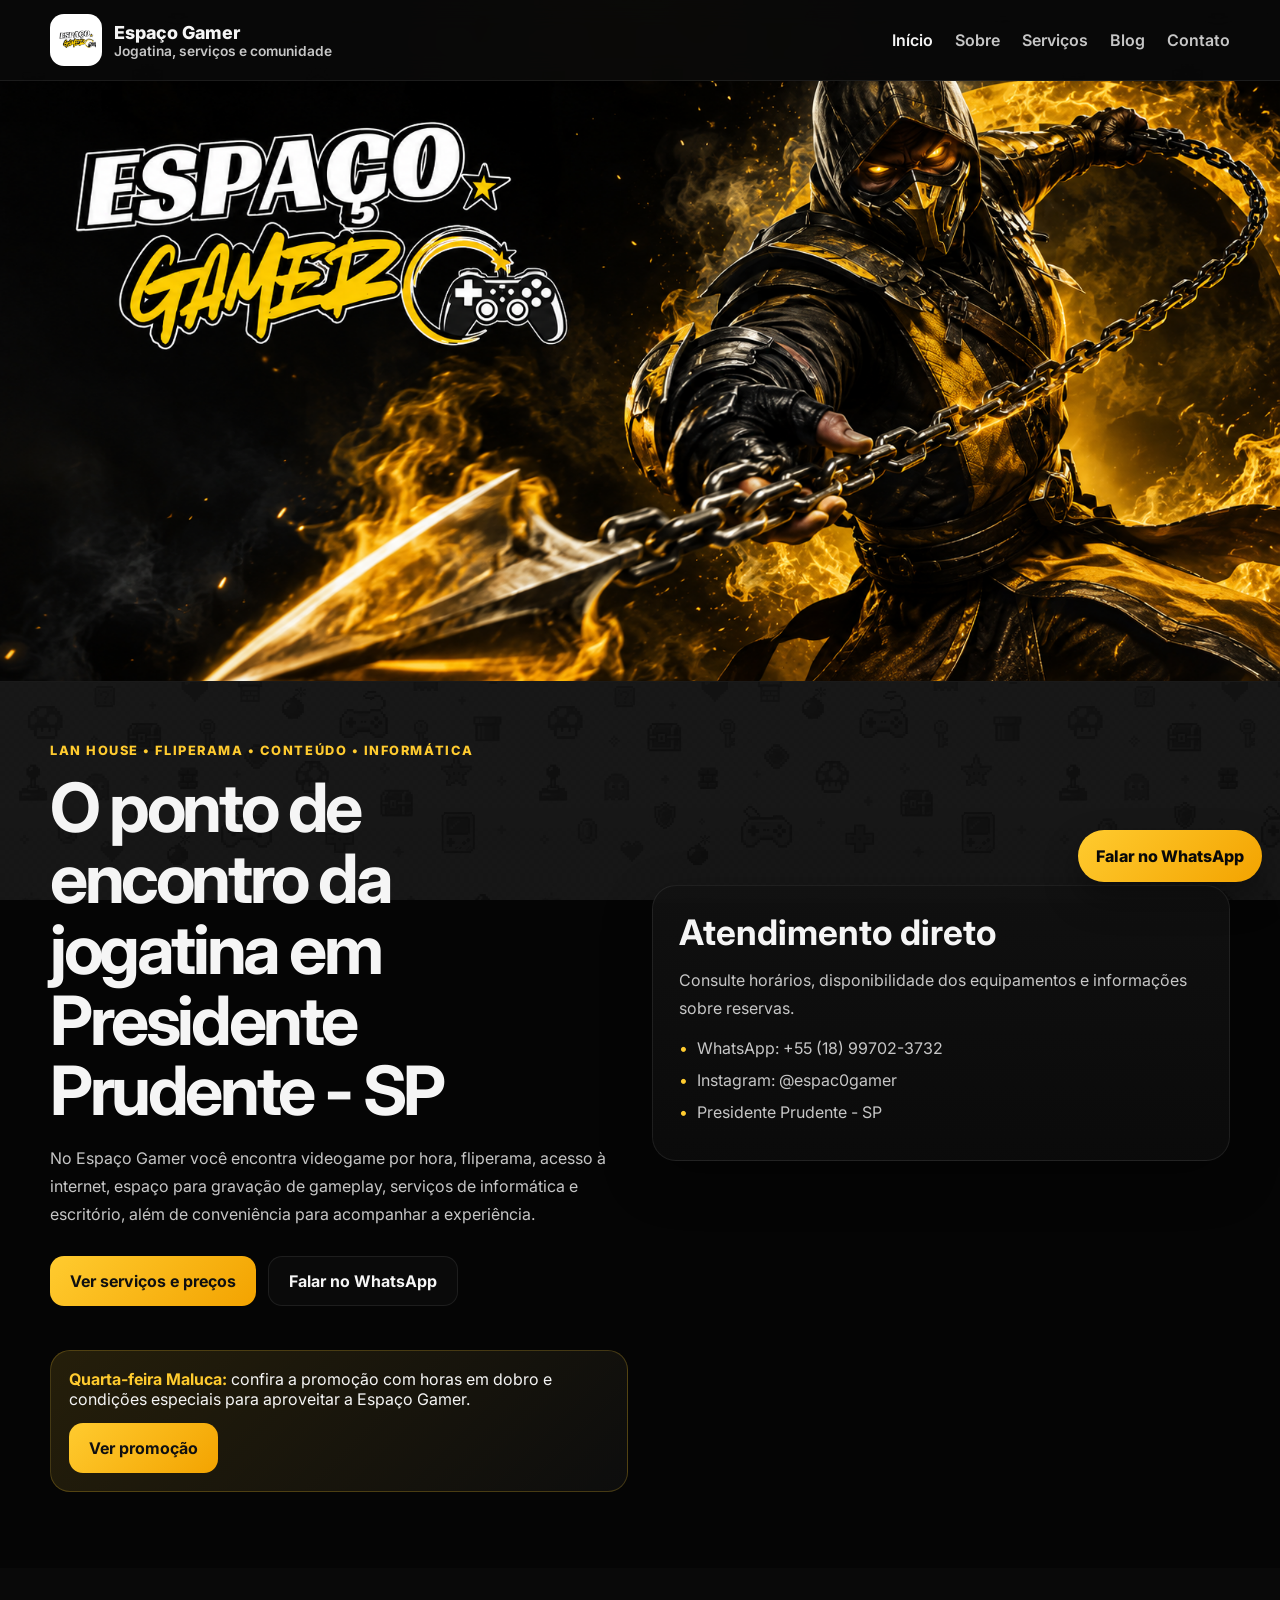
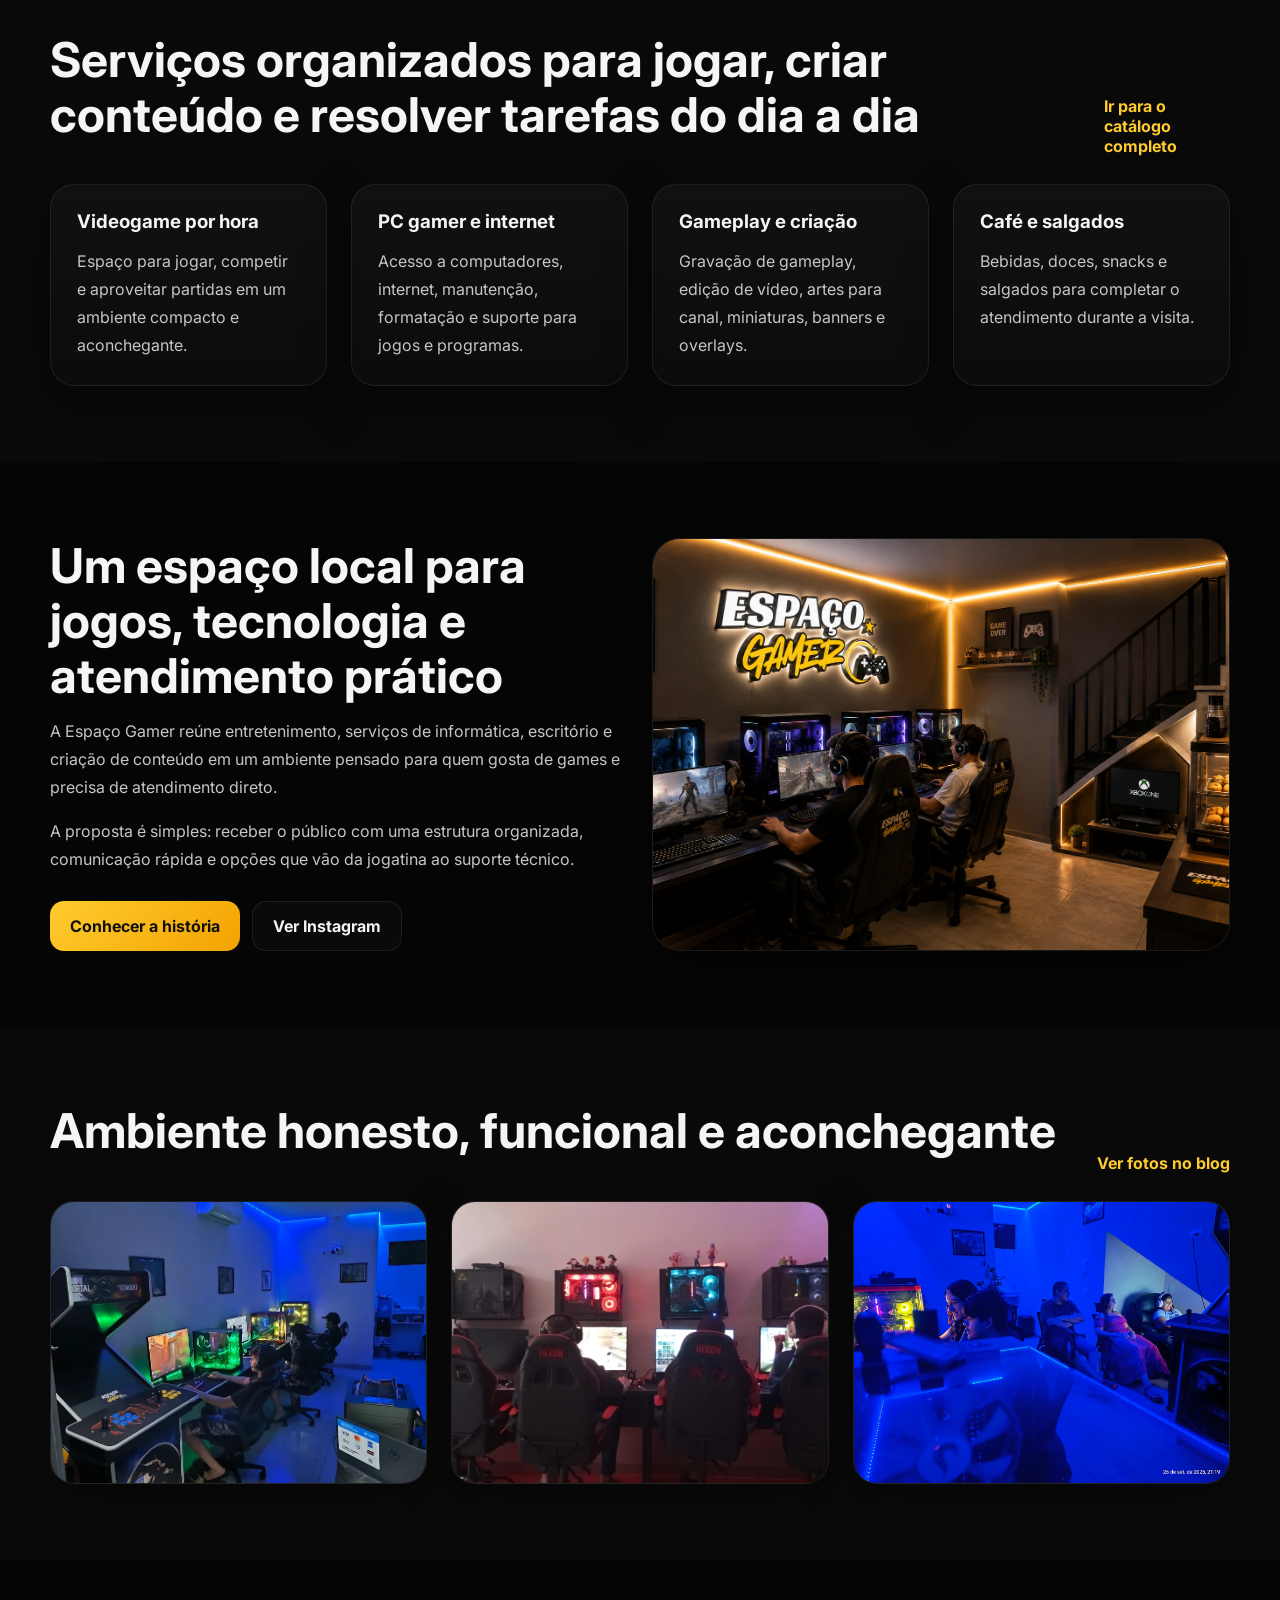
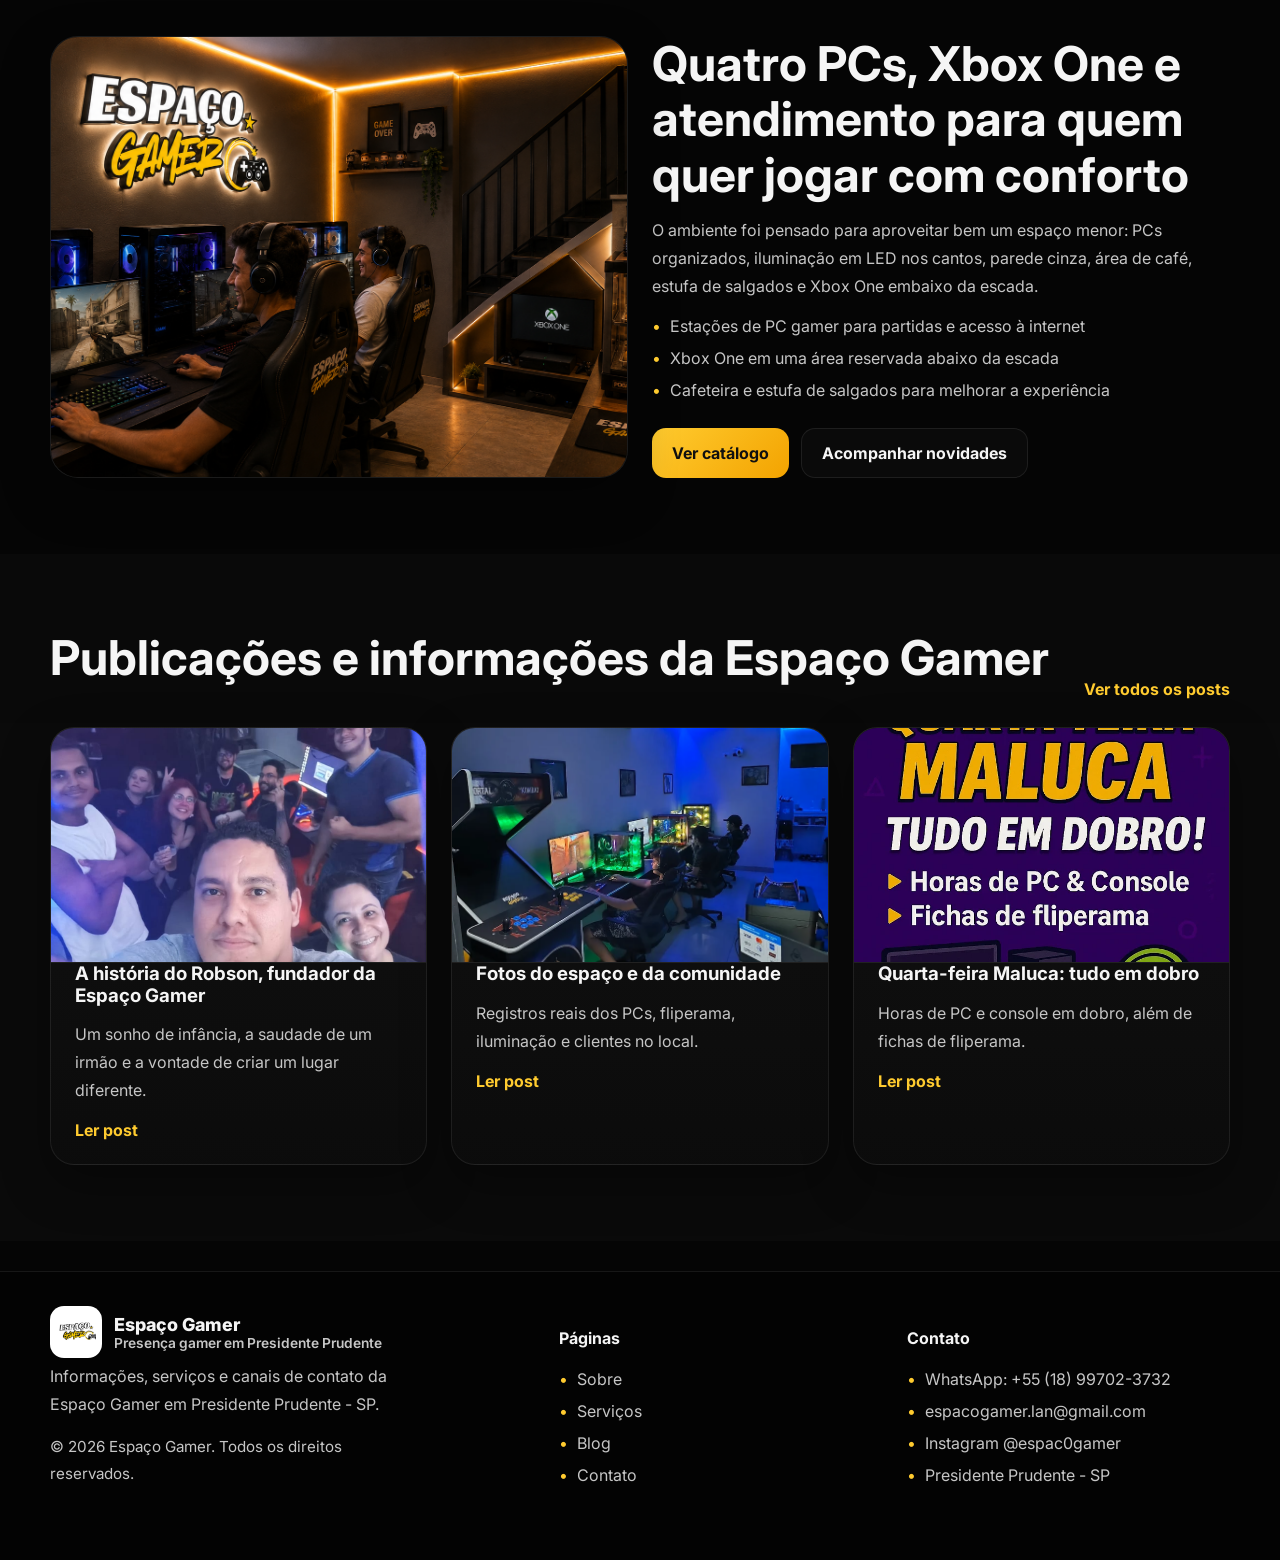
<file: index.html>
<!DOCTYPE html>
<html lang="pt-BR">
<head>
  <meta charset="UTF-8" />
  <meta name="viewport" content="width=device-width, initial-scale=1.0" />
  <title>Espaço Gamer em Presidente Prudente | Lan House, PCs Gamer e Xbox One</title>
  <meta name="description" content="Espaço Gamer em Presidente Prudente: PCs gamer, Xbox One, fliperama, internet, manutenção, criação de conteúdo, lanches e espaço para jogar com amigos." />
  
  <link rel="canonical" href="https://espacogamerpp.com.br/" />
  <meta name="robots" content="index, follow" />
  <meta property="og:type" content="website" />
  <meta property="og:locale" content="pt_BR" />
  <meta property="og:site_name" content="Espaço Gamer" />
  <meta property="og:title" content="Espaço Gamer em Presidente Prudente | Lan House, PCs Gamer e Xbox One" />
  <meta property="og:description" content="Espaço Gamer em Presidente Prudente: PCs gamer, Xbox One, fliperama, internet, manutenção, criação de conteúdo, lanches e espaço para jogar com amigos." />
  <meta property="og:url" content="https://espacogamerpp.com.br/" />
  <meta property="og:image" content="https://espacogamerpp.com.br/assets/img/uploads/galeria/espaco-pcs-fliperama-01.png" />
  <meta name="twitter:card" content="summary_large_image" />
  <meta name="twitter:title" content="Espaço Gamer em Presidente Prudente | Lan House, PCs Gamer e Xbox One" />
  <meta name="twitter:description" content="Espaço Gamer em Presidente Prudente: PCs gamer, Xbox One, fliperama, internet, manutenção, criação de conteúdo, lanches e espaço para jogar com amigos." />
  <meta name="twitter:image" content="https://espacogamerpp.com.br/assets/img/uploads/galeria/espaco-pcs-fliperama-01.png" />
<link rel="preconnect" href="https://fonts.googleapis.com">
  <link rel="preconnect" href="https://fonts.gstatic.com" crossorigin>
  <link href="https://fonts.googleapis.com/css2?family=Inter:wght@400;500;600;700;800&display=swap" rel="stylesheet">
  <link rel="stylesheet" href="assets/css/style.css" />

  <script type="application/ld+json">
  {
    "@context": "https://schema.org",
    "@type": "LocalBusiness",
    "name": "Espaço Gamer",
    "url": "https://espacogamerpp.com.br/",
    "logo": "https://espacogamerpp.com.br/assets/img/branding/logo-espaco-gamer.png",
    "image": "https://espacogamerpp.com.br/assets/img/uploads/galeria/espaco-pcs-fliperama-01.png",
    "email": "espacogamer.lan@gmail.com",
    "telephone": "+55 18 99702-3732",
    "address": {
      "@type": "PostalAddress",
      "addressLocality": "Presidente Prudente",
      "addressRegion": "SP",
      "addressCountry": "BR"
    },
    "sameAs": [
      "https://www.instagram.com/espac0gamer/"
    ],
    "description": "Lan house, PCs gamers, console, fliperama, serviços de informática, criação de conteúdo, lanches e espaço para jogar em Presidente Prudente."
  }
  </script>
  <script type="application/ld+json">
  {
    "@context": "https://schema.org",
    "@type": "WebSite",
    "name": "Espaço Gamer",
    "url": "https://espacogamerpp.com.br/"
  }
  </script>

  <script>
    if (window.location.pathname.endsWith('/index.html')) {
      window.location.replace(window.location.origin + window.location.pathname.replace(/index\.html$/, '') + window.location.search + window.location.hash);
    }
  </script>
</head>
<body>

<header class="site-header">
  <div class="container nav-wrap">
    <a class="logo" href="/">
      <img src="assets/img/branding/logo-espaco-gamer.png" alt="Logo Espaço Gamer" />
      <span class="logo-mark">Espaço Gamer<span>Jogatina, serviços e comunidade</span></span>
    </a>
    <button class="menu-toggle" aria-label="Abrir menu">☰</button>
    <nav class="site-nav">
      <a href="/" class="active">Início</a>
      <a href="sobre.html" class="">Sobre</a>
      <a href="produtos.html" class="">Serviços</a>
      <a href="blog.html" class="">Blog</a>
      <a href="contato.html" class="">Contato</a>
    </nav>
  </div>
</header>


  <main>
    <section class="hero-showcase" aria-label="Banner principal Espaço Gamer">
      <img src="assets/img/generated/hero-scorpion.png" alt="Banner principal do Espaço Gamer" />
    </section>

    <section class="section intro-section">
      <div class="container two-col intro-grid">
        <div>
          <p class="eyebrow">Lan house • fliperama • conteúdo • informática</p>
          <h1>O ponto de encontro da jogatina em Presidente Prudente - SP</h1>
          <p>No Espaço Gamer você encontra videogame por hora, fliperama, acesso à internet, espaço para gravação de gameplay, serviços de informática e escritório, além de conveniência para acompanhar a experiência.</p>
          <div class="hero-actions">
            <a href="produtos.html" class="btn btn-primary">Ver serviços e preços</a>
            <a data-whatsapp-link data-whatsapp-text="Olá! Vim pelo site do Espaço Gamer e gostaria de reservar ou pedir informações." class="btn btn-secondary">Falar no WhatsApp</a>
          </div>
        </div>
        <div class="info-box intro-contact">
          <h2>Atendimento direto</h2>
          <p>Consulte horários, disponibilidade dos equipamentos e informações sobre reservas.</p>
          <ul class="contact-list">
            <li>WhatsApp: <span data-whatsapp-number></span></li>
            <li>Instagram: <span data-instagram-user></span></li>
            <li>Presidente Prudente - SP</li>
          </ul>
        </div>
      </div>
    </section>

    <section class="section alt-bg compact-section">
      <div class="container">
        <div class="section-head">
          <div>
            <h2>Serviços organizados para jogar, criar conteúdo e resolver tarefas do dia a dia</h2>
          </div>
          <a href="produtos.html" class="text-link">Ir para o catálogo completo</a>
        </div>

        <div class="card-grid four">
          <article class="highlight-card">
            <h3>Videogame por hora</h3>
            <p>Espaço para jogar, competir e aproveitar partidas em um ambiente compacto e aconchegante.</p>
          </article>
          <article class="highlight-card">
            <h3>PC gamer e internet</h3>
            <p>Acesso a computadores, internet, manutenção, formatação e suporte para jogos e programas.</p>
          </article>
          <article class="highlight-card">
            <h3>Gameplay e criação</h3>
            <p>Gravação de gameplay, edição de vídeo, artes para canal, miniaturas, banners e overlays.</p>
          </article>
          <article class="highlight-card">
            <h3>Café e salgados</h3>
            <p>Bebidas, doces, snacks e salgados para completar o atendimento durante a visita.</p>
          </article>
        </div>
      </div>
    </section>

    <section class="section">
      <div class="container two-col">
        <div>
          <h2>Um espaço local para jogos, tecnologia e atendimento prático</h2>
          <p>A Espaço Gamer reúne entretenimento, serviços de informática, escritório e criação de conteúdo em um ambiente pensado para quem gosta de games e precisa de atendimento direto.</p>
          <p>A proposta é simples: receber o público com uma estrutura organizada, comunicação rápida e opções que vão da jogatina ao suporte técnico.</p>
          <div class="inline-actions">
            <a href="sobre.html" class="btn btn-primary">Conhecer a história</a>
            <a data-instagram-link class="btn btn-secondary">Ver Instagram</a>
          </div>
        </div>
        <div class="image-frame">
          <img src="assets/img/generated/espaco-gamer-4pcs-xbox-cafe-estufa.png" alt="Espaço Gamer com PCs, Xbox One, cafeteira e estufa de salgados" />
        </div>
      </div>
    </section>

    <section class="section alt-bg">
      <div class="container">
        <div class="section-head">
          <div>
            <h2>Ambiente honesto, funcional e aconchegante</h2>
          </div>
          <a href="blog/post-5.html" class="text-link">Ver fotos no blog</a>
        </div>

        <div class="real-gallery-grid">
          <article class="gallery-card">
            <img src="assets/img/uploads/galeria/espaco-pcs-fliperama-01.png" alt="Área com fliperama e PCs gamers da Espaço Gamer" />
          </article>
          <article class="gallery-card">
            <img src="assets/img/uploads/galeria/pcs-gamers-clientes.png" alt="Clientes jogando nos PCs da Espaço Gamer" />
          </article>
          <article class="gallery-card">
            <img src="assets/img/uploads/galeria/clientes-led-azul.png" alt="Clientes no ambiente com iluminação azul da Espaço Gamer" />
          </article>
        </div>
      </div>
    </section>

    <section class="section">
      <div class="container two-col">
        <div class="image-frame">
          <img src="assets/img/generated/espaco-gamer-sala-aconchegante.png" alt="Área de jogos da Espaço Gamer" />
        </div>
        <div>
          <h2>Quatro PCs, Xbox One e atendimento para quem quer jogar com conforto</h2>
          <p>O ambiente foi pensado para aproveitar bem um espaço menor: PCs organizados, iluminação em LED nos cantos, parede cinza, área de café, estufa de salgados e Xbox One embaixo da escada.</p>
          <ul class="feature-list">
            <li>Estações de PC gamer para partidas e acesso à internet</li>
            <li>Xbox One em uma área reservada abaixo da escada</li>
            <li>Cafeteira e estufa de salgados para melhorar a experiência</li>
          </ul>
          <div class="inline-actions">
            <a href="produtos.html" class="btn btn-primary">Ver catálogo</a>
            <a data-instagram-link class="btn btn-secondary">Acompanhar novidades</a>
          </div>
        </div>
      </div>
    </section>

    <section class="section alt-bg">
      <div class="container">
        <div class="section-head">
          <div>
            <h2>Publicações e informações da Espaço Gamer</h2>
          </div>
          <a href="blog.html" class="text-link">Ver todos os posts</a>
        </div>

        <div class="card-grid three">
          <article class="post-card post-card-with-cover">
            <a href="blog/post-4.html" class="post-card-cover"><img src="assets/img/uploads/proprietarios/robson-proprietario.png" alt="Robson e comunidade da Espaço Gamer" /></a>
            <h3><a href="blog/post-4.html">A história do Robson, fundador da Espaço Gamer</a></h3>
            <p>Um sonho de infância, a saudade de um irmão e a vontade de criar um lugar diferente.</p>
            <a class="text-link" href="blog/post-4.html">Ler post</a>
          </article>
          <article class="post-card post-card-with-cover">
            <a href="blog/post-5.html" class="post-card-cover"><img src="assets/img/uploads/galeria/espaco-pcs-fliperama-01.png" alt="Fotos do espaço" /></a>
            <h3><a href="blog/post-5.html">Fotos do espaço e da comunidade</a></h3>
            <p>Registros reais dos PCs, fliperama, iluminação e clientes no local.</p>
            <a class="text-link" href="blog/post-5.html">Ler post</a>
          </article>
          <article class="post-card post-card-with-cover">
            <a href="blog/post-6.html" class="post-card-cover"><img src="assets/img/uploads/posts/quarta-feira-maluca.png" alt="Promoção Quarta-feira Maluca" /></a>
            <h3><a href="blog/post-6.html">Quarta-feira Maluca: tudo em dobro</a></h3>
            <p>Horas de PC e console em dobro, além de fichas de fliperama.</p>
            <a class="text-link" href="blog/post-6.html">Ler post</a>
          </article>
        </div>
      </div>
    </section>
  </main>

<footer class="site-footer">
  <div class="container footer-grid">
    <div class="footer-brand">
      <a class="logo" href="/">
        <img src="assets/img/branding/logo-espaco-gamer.png" alt="Logo Espaço Gamer" />
        <span class="logo-mark">Espaço Gamer<span>Presença gamer em Presidente Prudente</span></span>
      </a>
      <p>Informações, serviços e canais de contato da Espaço Gamer em Presidente Prudente - SP.</p>
      <p class="footer-note small-muted">© <span data-current-year></span> Espaço Gamer. Todos os direitos reservados.</p>
    </div>
    <div>
      <h4>Páginas</h4>
      <ul>
        <li><a href="sobre.html">Sobre</a></li>
        <li><a href="produtos.html">Serviços</a></li>
        <li><a href="blog.html">Blog</a></li>
        <li><a href="contato.html">Contato</a></li>
      </ul>
    </div>
    <div>
      <h4>Contato</h4>
      <ul>
        <li><a data-whatsapp-link data-whatsapp-text="Olá! Vim pelo site do Espaço Gamer e quero mais informações.">WhatsApp: <span data-whatsapp-number></span></a></li>
        <li><a data-email-link><span data-email-text></span></a></li>
        <li><a data-instagram-link>Instagram <span data-instagram-user></span></a></li>
        <li><span data-city></span></li>
      </ul>
    </div>
  </div>
</footer>


  <script src="assets/js/site-config.js"></script>
  <script src="assets/js/main.js"></script>
</body>
</html>
</file>
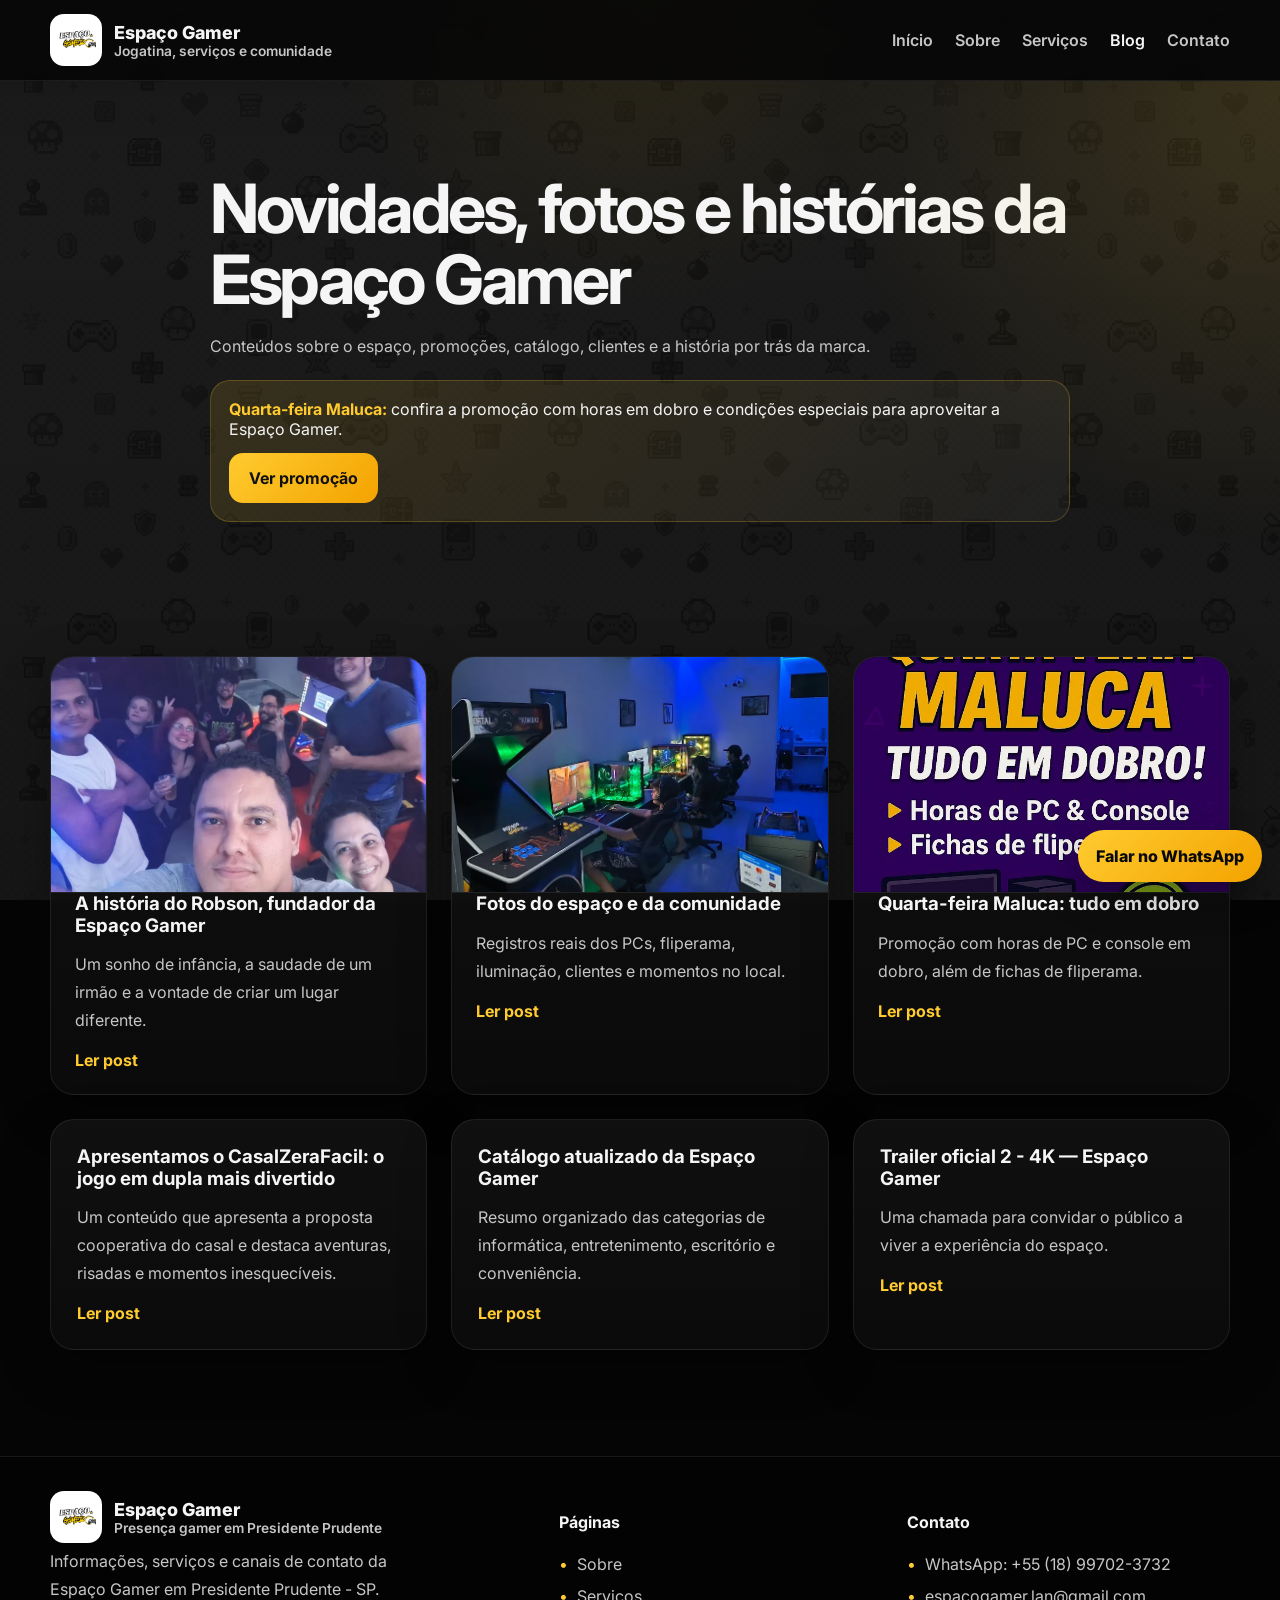
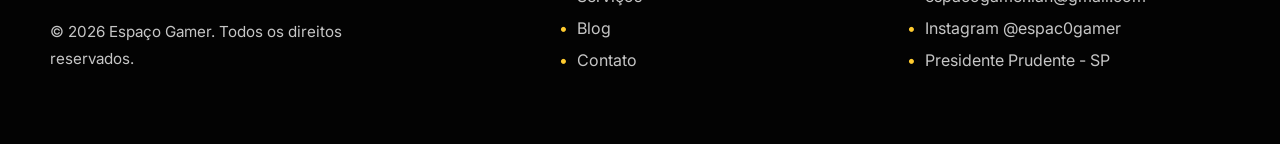
<file: blog.html>
<!DOCTYPE html>
<html lang="pt-BR">
<head>
  <meta charset="UTF-8" />
  <meta name="viewport" content="width=device-width, initial-scale=1.0" />
  <title>Blog da Espaço Gamer | Fotos, promoções e novidades</title>
  <meta name="description" content="Acompanhe novidades da Espaço Gamer: fotos reais do espaço, promoções, história do fundador, catálogo, eventos, clientes e conteúdos sobre games." />
  
  <link rel="canonical" href="https://espacogamerpp.com.br/blog.html" />
  <meta name="robots" content="index, follow" />
  <meta property="og:type" content="website" />
  <meta property="og:locale" content="pt_BR" />
  <meta property="og:site_name" content="Espaço Gamer" />
  <meta property="og:title" content="Blog da Espaço Gamer | Fotos, promoções e novidades" />
  <meta property="og:description" content="Acompanhe novidades da Espaço Gamer: fotos reais do espaço, promoções, história do fundador, catálogo, eventos, clientes e conteúdos sobre games." />
  <meta property="og:url" content="https://espacogamerpp.com.br/blog.html" />
  <meta property="og:image" content="https://espacogamerpp.com.br/assets/img/uploads/galeria/espaco-pcs-fliperama-01.png" />
  <meta name="twitter:card" content="summary_large_image" />
  <meta name="twitter:title" content="Blog da Espaço Gamer | Fotos, promoções e novidades" />
  <meta name="twitter:description" content="Acompanhe novidades da Espaço Gamer: fotos reais do espaço, promoções, história do fundador, catálogo, eventos, clientes e conteúdos sobre games." />
  <meta name="twitter:image" content="https://espacogamerpp.com.br/assets/img/uploads/galeria/espaco-pcs-fliperama-01.png" />
<link rel="preconnect" href="https://fonts.googleapis.com">
  <link rel="preconnect" href="https://fonts.gstatic.com" crossorigin>
  <link href="https://fonts.googleapis.com/css2?family=Inter:wght@400;500;600;700;800&display=swap" rel="stylesheet">
  <link rel="stylesheet" href="assets/css/style.css" />
</head>
<body>

<header class="site-header">
  <div class="container nav-wrap">
    <a class="logo" href="/">
      <img src="assets/img/branding/logo-espaco-gamer.png" alt="Logo Espaço Gamer" />
      <span class="logo-mark">Espaço Gamer<span>Jogatina, serviços e comunidade</span></span>
    </a>
    <button class="menu-toggle" aria-label="Abrir menu">☰</button>
    <nav class="site-nav">
      <a href="/" class="">Início</a>
      <a href="sobre.html" class="">Sobre</a>
      <a href="produtos.html" class="">Serviços</a>
      <a href="blog.html" class="active">Blog</a>
      <a href="contato.html" class="">Contato</a>
    </nav>
  </div>
</header>


  <main class="page-main">
    <section class="page-hero">
      <div class="container narrow">
        <h1>Novidades, fotos e histórias da Espaço Gamer</h1>
        <p>Conteúdos sobre o espaço, promoções, catálogo, clientes e a história por trás da marca.</p>
      </div>
    </section>

    <section class="section">
      <div class="container card-grid three">
        <article class="post-card post-card-with-cover">
          <a href="blog/post-4.html" class="post-card-cover"><img src="assets/img/uploads/proprietarios/robson-proprietario.png" alt="Robson e comunidade da Espaço Gamer" /></a>
          <h3><a href="blog/post-4.html">A história do Robson, fundador da Espaço Gamer</a></h3>
          <p>Um sonho de infância, a saudade de um irmão e a vontade de criar um lugar diferente.</p>
          <a class="text-link" href="blog/post-4.html">Ler post</a>
        </article>

        <article class="post-card post-card-with-cover">
          <a href="blog/post-5.html" class="post-card-cover"><img src="assets/img/uploads/galeria/espaco-pcs-fliperama-01.png" alt="Ambiente da Espaço Gamer" /></a>
          <h3><a href="blog/post-5.html">Fotos do espaço e da comunidade</a></h3>
          <p>Registros reais dos PCs, fliperama, iluminação, clientes e momentos no local.</p>
          <a class="text-link" href="blog/post-5.html">Ler post</a>
        </article>

        <article class="post-card post-card-with-cover">
          <a href="blog/post-6.html" class="post-card-cover"><img src="assets/img/uploads/posts/quarta-feira-maluca.png" alt="Promoção Quarta-feira Maluca" /></a>
          <h3><a href="blog/post-6.html">Quarta-feira Maluca: tudo em dobro</a></h3>
          <p>Promoção com horas de PC e console em dobro, além de fichas de fliperama.</p>
          <a class="text-link" href="blog/post-6.html">Ler post</a>
        </article>

        <article class="post-card">
          <h3><a href="blog/post-1.html">Apresentamos o CasalZeraFacil: o jogo em dupla mais divertido</a></h3>
          <p>Um conteúdo que apresenta a proposta cooperativa do casal e destaca aventuras, risadas e momentos inesquecíveis.</p>
          <a class="text-link" href="blog/post-1.html">Ler post</a>
        </article>

        <article class="post-card">
          <h3><a href="blog/post-2.html">Catálogo atualizado da Espaço Gamer</a></h3>
          <p>Resumo organizado das categorias de informática, entretenimento, escritório e conveniência.</p>
          <a class="text-link" href="blog/post-2.html">Ler post</a>
        </article>

        <article class="post-card">
          <h3><a href="blog/post-3.html">Trailer oficial 2 - 4K — Espaço Gamer</a></h3>
          <p>Uma chamada para convidar o público a viver a experiência do espaço.</p>
          <a class="text-link" href="blog/post-3.html">Ler post</a>
        </article>
      </div>
    </section>
  </main>

<footer class="site-footer">
  <div class="container footer-grid">
    <div class="footer-brand">
      <a class="logo" href="/">
        <img src="assets/img/branding/logo-espaco-gamer.png" alt="Logo Espaço Gamer" />
        <span class="logo-mark">Espaço Gamer<span>Presença gamer em Presidente Prudente</span></span>
      </a>
      <p>Informações, serviços e canais de contato da Espaço Gamer em Presidente Prudente - SP.</p>
      <p class="footer-note small-muted">© <span data-current-year></span> Espaço Gamer. Todos os direitos reservados.</p>
    </div>
    <div>
      <h4>Páginas</h4>
      <ul>
        <li><a href="sobre.html">Sobre</a></li>
        <li><a href="produtos.html">Serviços</a></li>
        <li><a href="blog.html">Blog</a></li>
        <li><a href="contato.html">Contato</a></li>
      </ul>
    </div>
    <div>
      <h4>Contato</h4>
      <ul>
        <li><a data-whatsapp-link data-whatsapp-text="Olá! Vim pelo site do Espaço Gamer e quero mais informações.">WhatsApp: <span data-whatsapp-number></span></a></li>
        <li><a data-email-link><span data-email-text></span></a></li>
        <li><a data-instagram-link>Instagram <span data-instagram-user></span></a></li>
        <li><span data-city></span></li>
      </ul>
    </div>
  </div>
</footer>


  <script src="assets/js/site-config.js"></script>
  <script src="assets/js/main.js"></script>
</body>
</html>
</file>
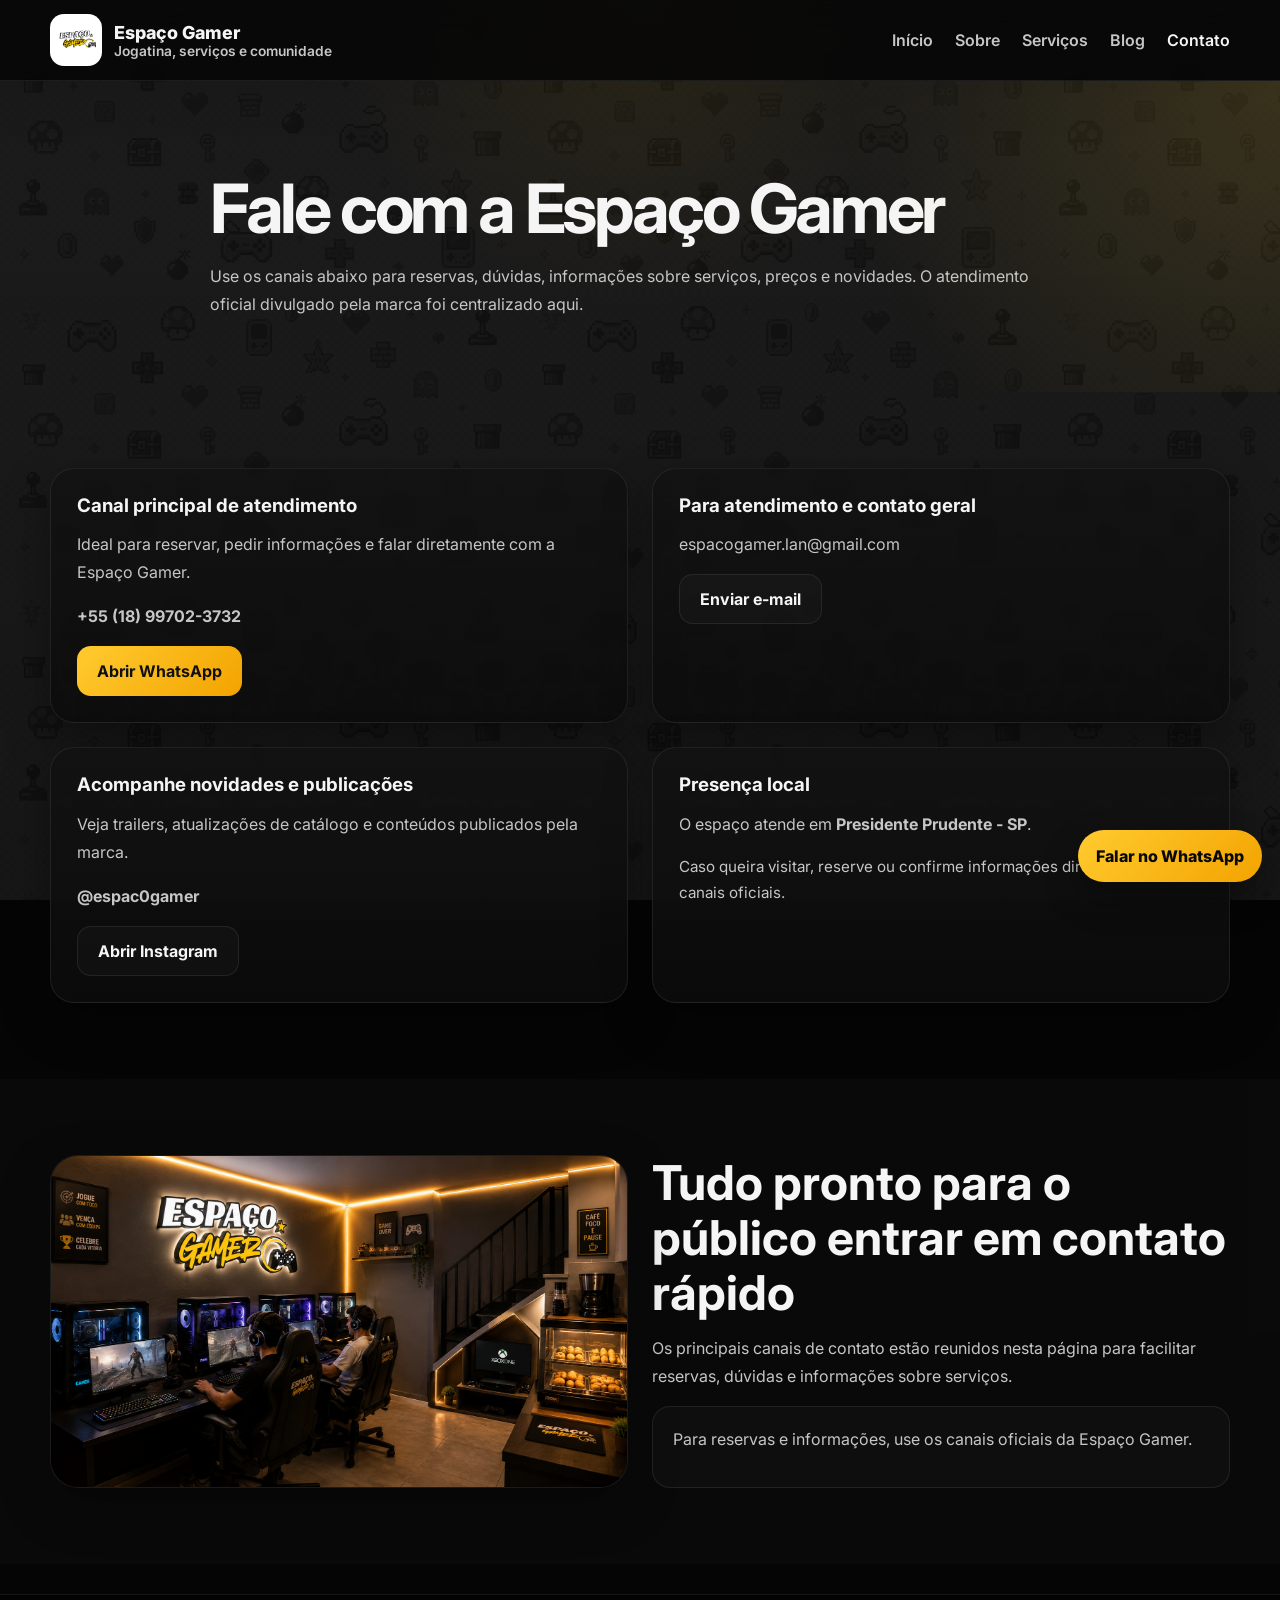
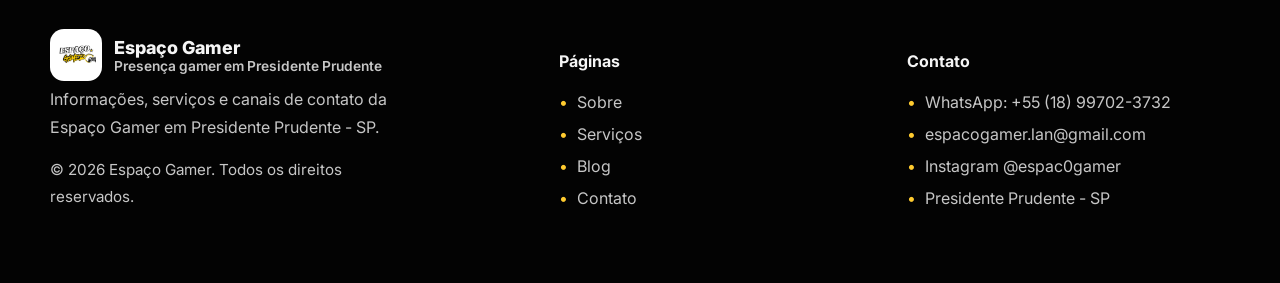
<file: contato.html>
<!DOCTYPE html>
<html lang="pt-BR">
<head>
  <meta charset="UTF-8" />
  <meta name="viewport" content="width=device-width, initial-scale=1.0" />
  <title>Contato Espaço Gamer | WhatsApp, Instagram e endereço</title>
  <meta name="description" content="Fale com a Espaço Gamer em Presidente Prudente pelo WhatsApp, e-mail ou Instagram para reservas, horários, preços e informações sobre o espaço." />
  
  <link rel="canonical" href="https://espacogamerpp.com.br/contato.html" />
  <meta name="robots" content="index, follow" />
  <meta property="og:type" content="website" />
  <meta property="og:locale" content="pt_BR" />
  <meta property="og:site_name" content="Espaço Gamer" />
  <meta property="og:title" content="Contato Espaço Gamer | WhatsApp, Instagram e endereço" />
  <meta property="og:description" content="Fale com a Espaço Gamer em Presidente Prudente pelo WhatsApp, e-mail ou Instagram para reservas, horários, preços e informações sobre o espaço." />
  <meta property="og:url" content="https://espacogamerpp.com.br/contato.html" />
  <meta property="og:image" content="https://espacogamerpp.com.br/assets/img/uploads/galeria/espaco-pcs-fliperama-01.png" />
  <meta name="twitter:card" content="summary_large_image" />
  <meta name="twitter:title" content="Contato Espaço Gamer | WhatsApp, Instagram e endereço" />
  <meta name="twitter:description" content="Fale com a Espaço Gamer em Presidente Prudente pelo WhatsApp, e-mail ou Instagram para reservas, horários, preços e informações sobre o espaço." />
  <meta name="twitter:image" content="https://espacogamerpp.com.br/assets/img/uploads/galeria/espaco-pcs-fliperama-01.png" />
<link rel="preconnect" href="https://fonts.googleapis.com">
  <link rel="preconnect" href="https://fonts.gstatic.com" crossorigin>
  <link href="https://fonts.googleapis.com/css2?family=Inter:wght@400;500;600;700;800&display=swap" rel="stylesheet">
  <link rel="stylesheet" href="assets/css/style.css" />
</head>
<body>

<header class="site-header">
  <div class="container nav-wrap">
    <a class="logo" href="/">
      <img src="assets/img/branding/logo-espaco-gamer.png" alt="Logo Espaço Gamer" />
      <span class="logo-mark">Espaço Gamer<span>Jogatina, serviços e comunidade</span></span>
    </a>
    <button class="menu-toggle" aria-label="Abrir menu">☰</button>
    <nav class="site-nav">
      <a href="/" class="">Início</a>
      <a href="sobre.html" class="">Sobre</a>
      <a href="produtos.html" class="">Serviços</a>
      <a href="blog.html" class="">Blog</a>
      <a href="contato.html" class="active">Contato</a>
    </nav>
  </div>
</header>


  <main class="page-main">
    <section class="page-hero">
      <div class="container narrow">
        <h1>Fale com a Espaço Gamer</h1>
        <p>Use os canais abaixo para reservas, dúvidas, informações sobre serviços, preços e novidades. O atendimento oficial divulgado pela marca foi centralizado aqui.</p>
      </div>
    </section>

    <section class="section">
      <div class="container card-grid two">
        <div class="contact-card">
          <h3>Canal principal de atendimento</h3>
          <p>Ideal para reservar, pedir informações e falar diretamente com a Espaço Gamer.</p>
          <p><strong data-whatsapp-number></strong></p>
          <a data-whatsapp-link data-whatsapp-text="Olá! Vim pelo site do Espaço Gamer e gostaria de mais informações." class="btn btn-primary">Abrir WhatsApp</a>
        </div>

        <div class="contact-card">
          <h3>Para atendimento e contato geral</h3>
          <p><span data-email-text></span></p>
          <a data-email-link class="btn btn-secondary">Enviar e-mail</a>
        </div>

        <div class="contact-card">
          <h3>Acompanhe novidades e publicações</h3>
          <p>Veja trailers, atualizações de catálogo e conteúdos publicados pela marca.</p>
          <p><strong data-instagram-user></strong></p>
          <a data-instagram-link class="btn btn-secondary">Abrir Instagram</a>
        </div>

        <div class="contact-card">
          <h3>Presença local</h3>
          <p>O espaço atende em <strong data-city></strong>.</p>
          <p class="small-muted">Caso queira visitar, reserve ou confirme informações diretamente pelos canais oficiais.</p>
        </div>
      </div>
    </section>

    <section class="section alt-bg">
      <div class="container two-col">
        <div class="image-frame">
          <img src="assets/img/generated/espaco-gamer-4pcs-xbox-cafe-estufa.png" alt="Ambiente visual do Espaço Gamer" />
        </div>
        <div>
          <h2>Tudo pronto para o público entrar em contato rápido</h2>
          <p>Os principais canais de contato estão reunidos nesta página para facilitar reservas, dúvidas e informações sobre serviços.</p>
          <div class="notice-box">
            <p>Para reservas e informações, use os canais oficiais da Espaço Gamer.</p>
          </div>
        </div>
      </div>
    </section>
  </main>


<footer class="site-footer">
  <div class="container footer-grid">
    <div class="footer-brand">
      <a class="logo" href="/">
        <img src="assets/img/branding/logo-espaco-gamer.png" alt="Logo Espaço Gamer" />
        <span class="logo-mark">Espaço Gamer<span>Presença gamer em Presidente Prudente</span></span>
      </a>
      <p>Informações, serviços e canais de contato da Espaço Gamer em Presidente Prudente - SP.</p>
      <p class="footer-note small-muted">© <span data-current-year></span> Espaço Gamer. Todos os direitos reservados.</p>
    </div>
    <div>
      <h4>Páginas</h4>
      <ul>
        <li><a href="sobre.html">Sobre</a></li>
        <li><a href="produtos.html">Serviços</a></li>
        <li><a href="blog.html">Blog</a></li>
        <li><a href="contato.html">Contato</a></li>
      </ul>
    </div>
    <div>
      <h4>Contato</h4>
      <ul>
        <li><a data-whatsapp-link data-whatsapp-text="Olá! Vim pelo site do Espaço Gamer e quero mais informações.">WhatsApp: <span data-whatsapp-number></span></a></li>
        <li><a data-email-link><span data-email-text></span></a></li>
        <li><a data-instagram-link>Instagram <span data-instagram-user></span></a></li>
        <li><span data-city></span></li>
      </ul>
    </div>
  </div>
</footer>


  <script src="assets/js/site-config.js"></script>
  <script src="assets/js/main.js"></script>
</body>
</html>
</file>
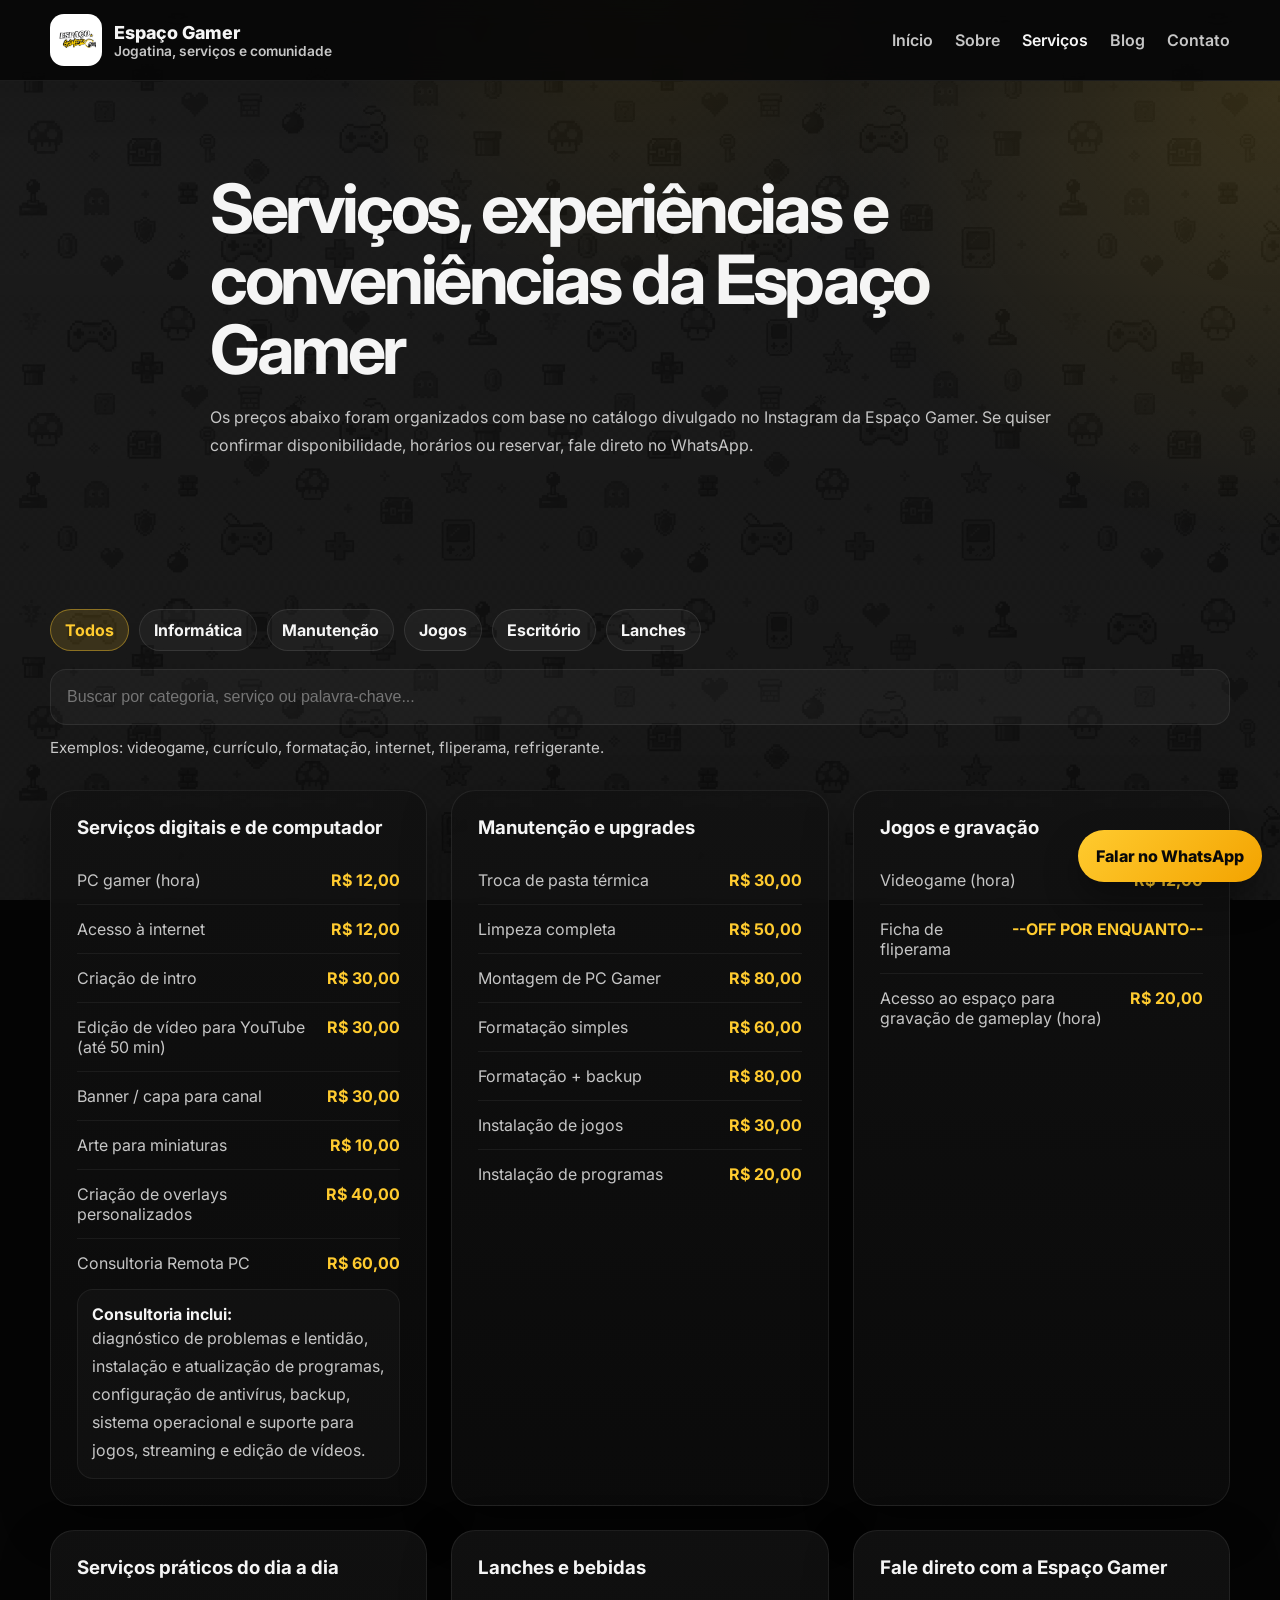
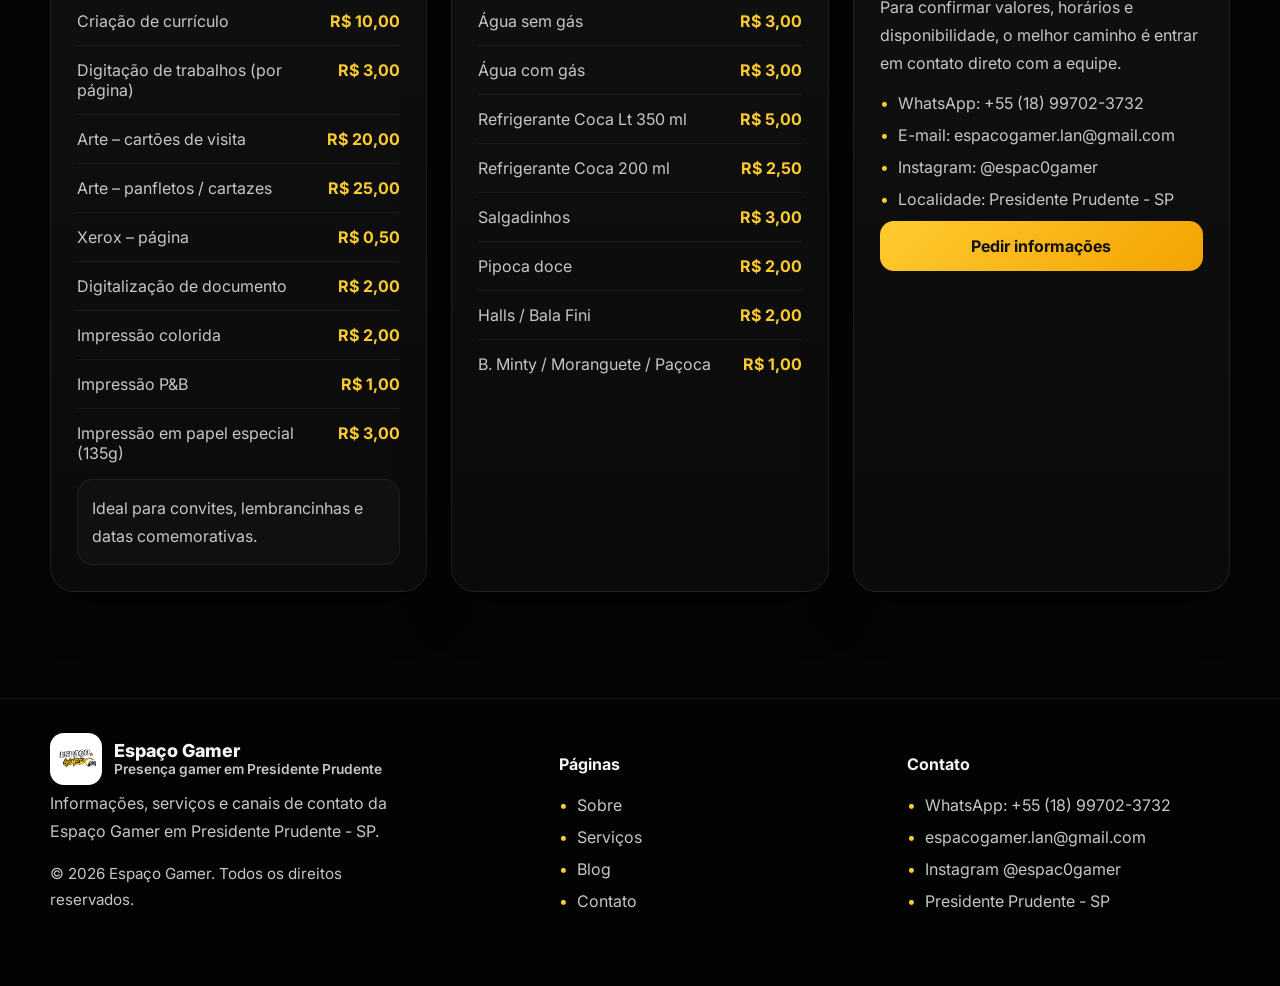
<file: produtos.html>
<!DOCTYPE html>
<html lang="pt-BR">
<head>
  <meta charset="UTF-8" />
  <meta name="viewport" content="width=device-width, initial-scale=1.0" />
  <title>Serviços e preços | Espaço Gamer Presidente Prudente</title>
  <meta name="description" content="Veja os serviços e preços da Espaço Gamer: PC gamer por hora, videogame, gravação de gameplay, manutenção, formatação, escritório, lanches e bebidas." />
  
  <link rel="canonical" href="https://espacogamerpp.com.br/produtos.html" />
  <meta name="robots" content="index, follow" />
  <meta property="og:type" content="website" />
  <meta property="og:locale" content="pt_BR" />
  <meta property="og:site_name" content="Espaço Gamer" />
  <meta property="og:title" content="Serviços e preços | Espaço Gamer Presidente Prudente" />
  <meta property="og:description" content="Veja os serviços e preços da Espaço Gamer: PC gamer por hora, videogame, gravação de gameplay, manutenção, formatação, escritório, lanches e bebidas." />
  <meta property="og:url" content="https://espacogamerpp.com.br/produtos.html" />
  <meta property="og:image" content="https://espacogamerpp.com.br/assets/img/uploads/galeria/espaco-pcs-fliperama-01.png" />
  <meta name="twitter:card" content="summary_large_image" />
  <meta name="twitter:title" content="Serviços e preços | Espaço Gamer Presidente Prudente" />
  <meta name="twitter:description" content="Veja os serviços e preços da Espaço Gamer: PC gamer por hora, videogame, gravação de gameplay, manutenção, formatação, escritório, lanches e bebidas." />
  <meta name="twitter:image" content="https://espacogamerpp.com.br/assets/img/uploads/galeria/espaco-pcs-fliperama-01.png" />
<link rel="preconnect" href="https://fonts.googleapis.com">
  <link rel="preconnect" href="https://fonts.gstatic.com" crossorigin>
  <link href="https://fonts.googleapis.com/css2?family=Inter:wght@400;500;600;700;800&display=swap" rel="stylesheet">
  <link rel="stylesheet" href="assets/css/style.css" />
</head>
<body>

<header class="site-header">
  <div class="container nav-wrap">
    <a class="logo" href="/">
      <img src="assets/img/branding/logo-espaco-gamer.png" alt="Logo Espaço Gamer" />
      <span class="logo-mark">Espaço Gamer<span>Jogatina, serviços e comunidade</span></span>
    </a>
    <button class="menu-toggle" aria-label="Abrir menu">☰</button>
    <nav class="site-nav">
      <a href="/" class="">Início</a>
      <a href="sobre.html" class="">Sobre</a>
      <a href="produtos.html" class="active">Serviços</a>
      <a href="blog.html" class="">Blog</a>
      <a href="contato.html" class="">Contato</a>
    </nav>
  </div>
</header>


  <main class="page-main">
    <section class="page-hero">
      <div class="container narrow">
        <h1>Serviços, experiências e conveniências da Espaço Gamer</h1>
        <p>Os preços abaixo foram organizados com base no catálogo divulgado no Instagram da Espaço Gamer. Se quiser confirmar disponibilidade, horários ou reservar, fale direto no WhatsApp.</p>
      </div>
    </section>

    <section class="section">
      <div class="container">
        <div class="filter-bar">
          <input type="text" id="productSearch" placeholder="Buscar por categoria, serviço ou palavra-chave..." aria-label="Buscar serviço" />
          <p class="filter-note small-muted">Exemplos: videogame, currículo, formatação, internet, fliperama, refrigerante.</p>
        </div>

        <div class="service-grid">
          <article class="service-card searchable-card" data-search="informatica pc gamer internet intro edicao video youtube banner capa miniaturas overlays consultoria remota">
            <h3>Serviços digitais e de computador</h3>
            <ul class="service-list">
              <li><span>PC gamer (hora)</span><strong>R$ 12,00</strong></li>
              <li><span>Acesso à internet</span><strong>R$ 12,00</strong></li>
              <li><span>Criação de intro</span><strong>R$ 30,00</strong></li>
              <li><span>Edição de vídeo para YouTube (até 50 min)</span><strong>R$ 30,00</strong></li>
              <li><span>Banner / capa para canal</span><strong>R$ 30,00</strong></li>
              <li><span>Arte para miniaturas</span><strong>R$ 10,00</strong></li>
              <li><span>Criação de overlays personalizados</span><strong>R$ 40,00</strong></li>
              <li><span>Consultoria Remota PC</span><strong>R$ 60,00</strong></li>
            </ul>
            <div class="mini-note">
              <strong>Consultoria inclui:</strong>
              <p>diagnóstico de problemas e lentidão, instalação e atualização de programas, configuração de antivírus, backup, sistema operacional e suporte para jogos, streaming e edição de vídeos.</p>
            </div>
          </article>

          <article class="service-card searchable-card" data-search="manutenção upgrade manutencao troca pasta termica limpeza montagem pc gamer formatacao backup instalacao jogos programas">
            <h3>Manutenção e upgrades</h3>
            <ul class="service-list">
              <li><span>Troca de pasta térmica</span><strong>R$ 30,00</strong></li>
              <li><span>Limpeza completa</span><strong>R$ 50,00</strong></li>
              <li><span>Montagem de PC Gamer</span><strong>R$ 80,00</strong></li>
              <li><span>Formatação simples</span><strong>R$ 60,00</strong></li>
              <li><span>Formatação + backup</span><strong>R$ 80,00</strong></li>
              <li><span>Instalação de jogos</span><strong>R$ 30,00</strong></li>
              <li><span>Instalação de programas</span><strong>R$ 20,00</strong></li>
            </ul>
          </article>

          <article class="service-card searchable-card" data-search="entretenimento videogame hora fliperama gameplay gravacao gravação espaço espaco">
            <h3>Jogos e gravação</h3>
            <ul class="service-list">
              <li><span>Videogame (hora)</span><strong>R$ 12,00</strong></li>
              <li><span>Ficha de fliperama</span><strong>--OFF POR ENQUANTO--</strong></li>
              <li><span>Acesso ao espaço para gravação de gameplay (hora)</span><strong>R$ 20,00</strong></li>
            </ul>
          </article>

          <article class="service-card searchable-card" data-search="escritorio escritório curriculo digitação digitacao trabalhos cartões cartoes panfletos cartazes xerox digitalizacao digitalização impressão impressao color pb papel especial">
            <h3>Serviços práticos do dia a dia</h3>
            <ul class="service-list">
              <li><span>Criação de currículo</span><strong>R$ 10,00</strong></li>
              <li><span>Digitação de trabalhos (por página)</span><strong>R$ 3,00</strong></li>
              <li><span>Arte – cartões de visita</span><strong>R$ 20,00</strong></li>
              <li><span>Arte – panfletos / cartazes</span><strong>R$ 25,00</strong></li>
              <li><span>Xerox – página</span><strong>R$ 0,50</strong></li>
              <li><span>Digitalização de documento</span><strong>R$ 2,00</strong></li>
              <li><span>Impressão colorida</span><strong>R$ 2,00</strong></li>
              <li><span>Impressão P&B</span><strong>R$ 1,00</strong></li>
              <li><span>Impressão em papel especial (135g)</span><strong>R$ 3,00</strong></li>
            </ul>
            <div class="mini-note">
              <p>Ideal para convites, lembrancinhas e datas comemorativas.</p>
            </div>
          </article>

          <article class="service-card searchable-card" data-search="conveniencia conveniência agua refrigerante salgadinhos pipoca halls bala fini b minty moranguete paçoca pacoca">
            <h3>Lanches e bebidas</h3>
            <ul class="service-list">
              <li><span>Água sem gás</span><strong>R$ 3,00</strong></li>
              <li><span>Água com gás</span><strong>R$ 3,00</strong></li>
              <li><span>Refrigerante Coca Lt 350 ml</span><strong>R$ 5,00</strong></li>
              <li><span>Refrigerante Coca 200 ml</span><strong>R$ 2,50</strong></li>
              <li><span>Salgadinhos</span><strong>R$ 3,00</strong></li>
              <li><span>Pipoca doce</span><strong>R$ 2,00</strong></li>
              <li><span>Halls / Bala Fini</span><strong>R$ 2,00</strong></li>
              <li><span>B. Minty / Moranguete / Paçoca</span><strong>R$ 1,00</strong></li>
            </ul>
          </article>

          <article class="service-card searchable-card" data-search="reserva whatsapp instagram presidente prudente trailer ambiente lan house espaço gamer">
            <h3>Fale direto com a Espaço Gamer</h3>
            <p>Para confirmar valores, horários e disponibilidade, o melhor caminho é entrar em contato direto com a equipe.</p>
            <ul class="contact-list">
              <li>WhatsApp: <span data-whatsapp-number></span></li>
              <li>E-mail: <span data-email-text></span></li>
              <li>Instagram: <span data-instagram-user></span></li>
              <li>Localidade: <span data-city></span></li>
            </ul>
            <a data-whatsapp-link data-whatsapp-text="Olá! Vim pelo catálogo do site do Espaço Gamer e gostaria de mais informações." class="btn btn-primary btn-full">Pedir informações</a>
          </article>
        </div>
      </div>
    </section>
  </main>

<footer class="site-footer">
  <div class="container footer-grid">
    <div class="footer-brand">
      <a class="logo" href="/">
        <img src="assets/img/branding/logo-espaco-gamer.png" alt="Logo Espaço Gamer" />
        <span class="logo-mark">Espaço Gamer<span>Presença gamer em Presidente Prudente</span></span>
      </a>
      <p>Informações, serviços e canais de contato da Espaço Gamer em Presidente Prudente - SP.</p>
      <p class="footer-note small-muted">© <span data-current-year></span> Espaço Gamer. Todos os direitos reservados.</p>
    </div>
    <div>
      <h4>Páginas</h4>
      <ul>
        <li><a href="sobre.html">Sobre</a></li>
        <li><a href="produtos.html">Serviços</a></li>
        <li><a href="blog.html">Blog</a></li>
        <li><a href="contato.html">Contato</a></li>
      </ul>
    </div>
    <div>
      <h4>Contato</h4>
      <ul>
        <li><a data-whatsapp-link data-whatsapp-text="Olá! Vim pelo site do Espaço Gamer e quero mais informações.">WhatsApp: <span data-whatsapp-number></span></a></li>
        <li><a data-email-link><span data-email-text></span></a></li>
        <li><a data-instagram-link>Instagram <span data-instagram-user></span></a></li>
        <li><span data-city></span></li>
      </ul>
    </div>
  </div>
</footer>


  <script src="assets/js/site-config.js"></script>
  <script src="assets/js/main.js"></script>
</body>
</html>
</file>
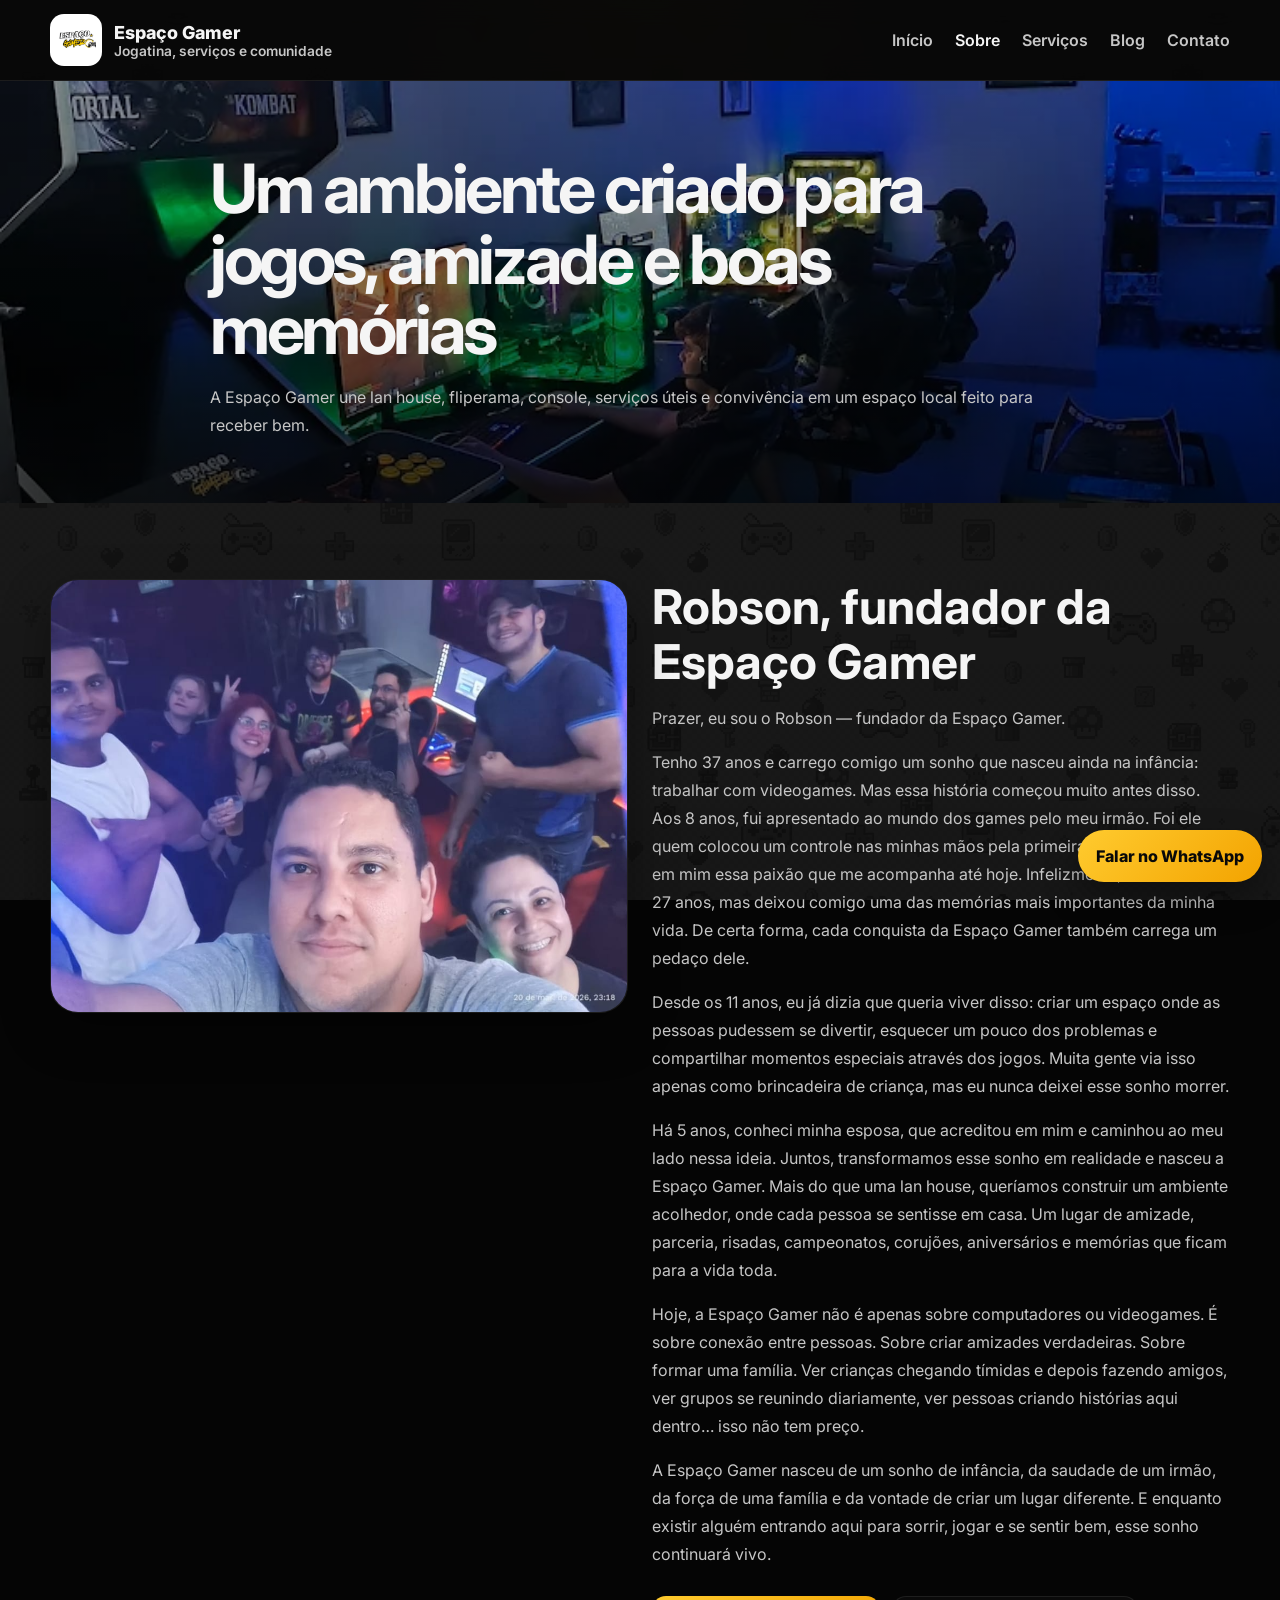
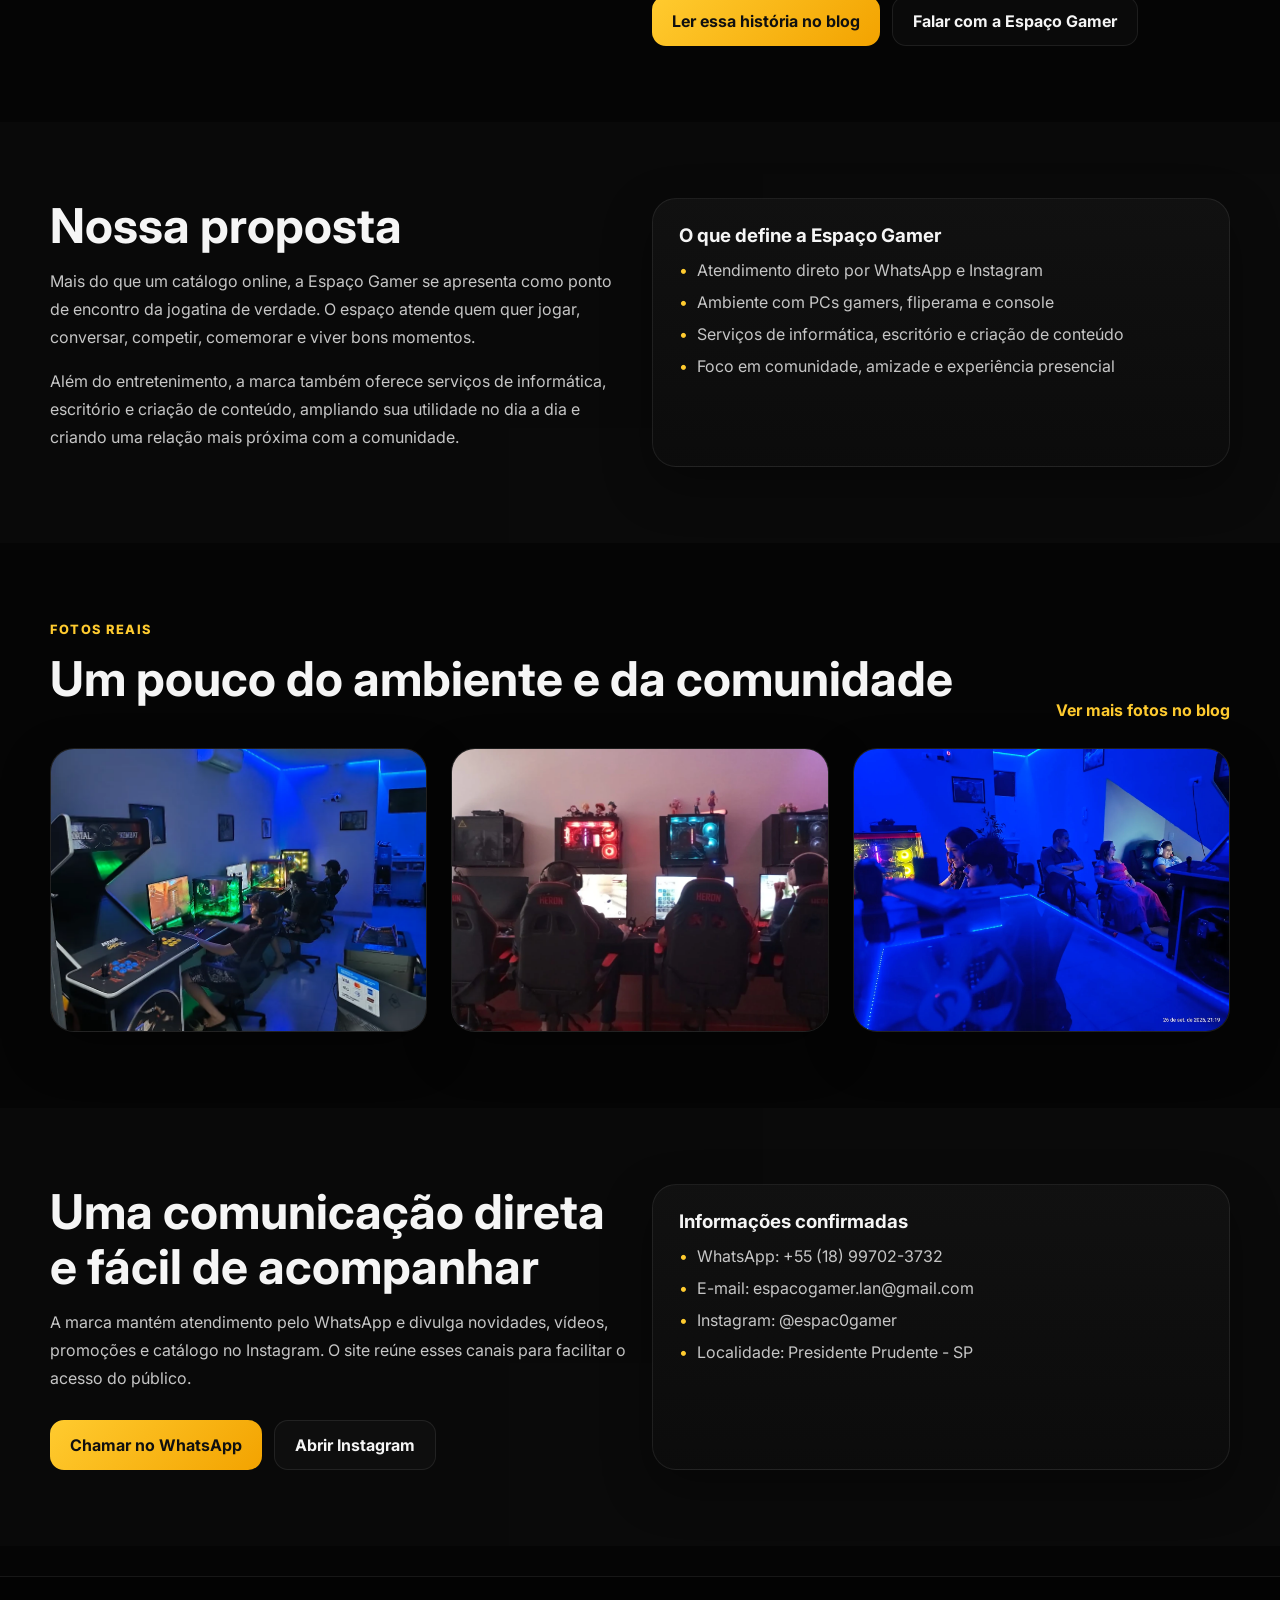
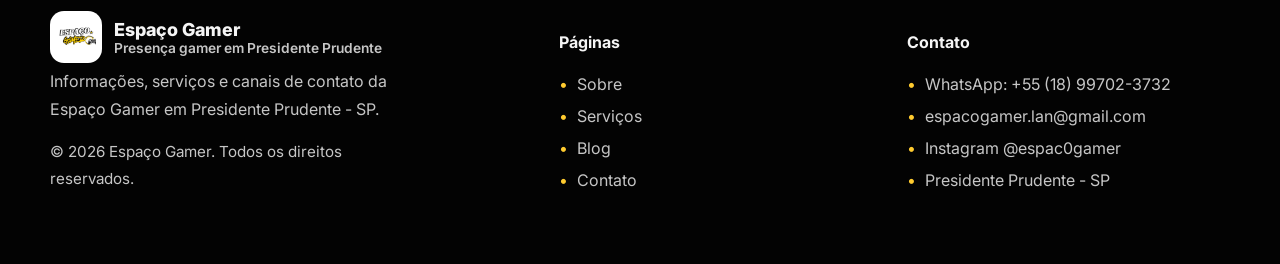
<file: sobre.html>
<!DOCTYPE html>
<html lang="pt-BR">
<head>
  <meta charset="UTF-8" />
  <meta name="viewport" content="width=device-width, initial-scale=1.0" />
  <title>Sobre a Espaço Gamer | História do Robson e ambiente gamer</title>
  <meta name="description" content="Conheça a história do Robson, fundador da Espaço Gamer, e a proposta do espaço: jogos, amizade, comunidade, PCs gamers, fliperama e atendimento em Presidente Prudente." />
  
  <link rel="canonical" href="https://espacogamerpp.com.br/sobre.html" />
  <meta name="robots" content="index, follow" />
  <meta property="og:type" content="website" />
  <meta property="og:locale" content="pt_BR" />
  <meta property="og:site_name" content="Espaço Gamer" />
  <meta property="og:title" content="Sobre a Espaço Gamer | História do Robson e ambiente gamer" />
  <meta property="og:description" content="Conheça a história do Robson, fundador da Espaço Gamer, e a proposta do espaço: jogos, amizade, comunidade, PCs gamers, fliperama e atendimento em Presidente Prudente." />
  <meta property="og:url" content="https://espacogamerpp.com.br/sobre.html" />
  <meta property="og:image" content="https://espacogamerpp.com.br/assets/img/uploads/galeria/espaco-pcs-fliperama-01.png" />
  <meta name="twitter:card" content="summary_large_image" />
  <meta name="twitter:title" content="Sobre a Espaço Gamer | História do Robson e ambiente gamer" />
  <meta name="twitter:description" content="Conheça a história do Robson, fundador da Espaço Gamer, e a proposta do espaço: jogos, amizade, comunidade, PCs gamers, fliperama e atendimento em Presidente Prudente." />
  <meta name="twitter:image" content="https://espacogamerpp.com.br/assets/img/uploads/galeria/espaco-pcs-fliperama-01.png" />
<link rel="preconnect" href="https://fonts.googleapis.com">
  <link rel="preconnect" href="https://fonts.gstatic.com" crossorigin>
  <link href="https://fonts.googleapis.com/css2?family=Inter:wght@400;500;600;700;800&display=swap" rel="stylesheet">
  <link rel="stylesheet" href="assets/css/style.css" />
</head>
<body>

<header class="site-header">
  <div class="container nav-wrap">
    <a class="logo" href="/">
      <img src="assets/img/branding/logo-espaco-gamer.png" alt="Logo Espaço Gamer" />
      <span class="logo-mark">Espaço Gamer<span>Jogatina, serviços e comunidade</span></span>
    </a>
    <button class="menu-toggle" aria-label="Abrir menu">☰</button>
    <nav class="site-nav">
      <a href="/" class="">Início</a>
      <a href="sobre.html" class="active">Sobre</a>
      <a href="produtos.html" class="">Serviços</a>
      <a href="blog.html" class="">Blog</a>
      <a href="contato.html" class="">Contato</a>
    </nav>
  </div>
</header>


  <main class="page-main">
    <section class="page-hero with-image">
      <div class="page-hero-image">
        <img src="assets/img/uploads/galeria/espaco-pcs-fliperama-01.png" alt="Clientes jogando na Espaço Gamer" />
        <div class="container page-hero-content narrow">
          <h1>Um ambiente criado para jogos, amizade e boas memórias</h1>
          <p>A Espaço Gamer une lan house, fliperama, console, serviços úteis e convivência em um espaço local feito para receber bem.</p>
        </div>
      </div>
    </section>

    <section class="section">
      <div class="container two-col owner-profile">
        <div class="image-frame owner-photo">
          <img src="assets/img/uploads/proprietarios/robson-proprietario.png" alt="Robson, proprietário da Espaço Gamer, com clientes e amigos" />
        </div>
        <div>
          <h2>Robson, fundador da Espaço Gamer</h2>
          <p>Prazer, eu sou o Robson — fundador da Espaço Gamer.</p><p>Tenho 37 anos e carrego comigo um sonho que nasceu ainda na infância: trabalhar com videogames. Mas essa história começou muito antes disso. Aos 8 anos, fui apresentado ao mundo dos games pelo meu irmão. Foi ele quem colocou um controle nas minhas mãos pela primeira vez e despertou em mim essa paixão que me acompanha até hoje. Infelizmente, ele faleceu há 27 anos, mas deixou comigo uma das memórias mais importantes da minha vida. De certa forma, cada conquista da Espaço Gamer também carrega um pedaço dele.</p><p>Desde os 11 anos, eu já dizia que queria viver disso: criar um espaço onde as pessoas pudessem se divertir, esquecer um pouco dos problemas e compartilhar momentos especiais através dos jogos. Muita gente via isso apenas como brincadeira de criança, mas eu nunca deixei esse sonho morrer.</p><p>Há 5 anos, conheci minha esposa, que acreditou em mim e caminhou ao meu lado nessa ideia. Juntos, transformamos esse sonho em realidade e nasceu a Espaço Gamer. Mais do que uma lan house, queríamos construir um ambiente acolhedor, onde cada pessoa se sentisse em casa. Um lugar de amizade, parceria, risadas, campeonatos, corujões, aniversários e memórias que ficam para a vida toda.</p><p>Hoje, a Espaço Gamer não é apenas sobre computadores ou videogames. É sobre conexão entre pessoas. Sobre criar amizades verdadeiras. Sobre formar uma família. Ver crianças chegando tímidas e depois fazendo amigos, ver grupos se reunindo diariamente, ver pessoas criando histórias aqui dentro… isso não tem preço.</p><p>A Espaço Gamer nasceu de um sonho de infância, da saudade de um irmão, da força de uma família e da vontade de criar um lugar diferente. E enquanto existir alguém entrando aqui para sorrir, jogar e se sentir bem, esse sonho continuará vivo.</p>
          <div class="inline-actions">
            <a href="blog/post-4.html" class="btn btn-primary">Ler essa história no blog</a>
            <a data-whatsapp-link class="btn btn-secondary">Falar com a Espaço Gamer</a>
          </div>
        </div>
      </div>
    </section>

    <section class="section alt-bg">
      <div class="container two-col">
        <div>
          <h2>Nossa proposta</h2>
          <p>Mais do que um catálogo online, a Espaço Gamer se apresenta como ponto de encontro da jogatina de verdade. O espaço atende quem quer jogar, conversar, competir, comemorar e viver bons momentos.</p>
          <p>Além do entretenimento, a marca também oferece serviços de informática, escritório e criação de conteúdo, ampliando sua utilidade no dia a dia e criando uma relação mais próxima com a comunidade.</p>
        </div>
        <div class="info-box">
          <h3>O que define a Espaço Gamer</h3>
          <ul class="check-list">
            <li>Atendimento direto por WhatsApp e Instagram</li>
            <li>Ambiente com PCs gamers, fliperama e console</li>
            <li>Serviços de informática, escritório e criação de conteúdo</li>
            <li>Foco em comunidade, amizade e experiência presencial</li>
          </ul>
        </div>
      </div>
    </section>

    <section class="section">
      <div class="container">
        <div class="section-head">
          <div>
            <p class="eyebrow">Fotos reais</p>
            <h2>Um pouco do ambiente e da comunidade</h2>
          </div>
          <a href="blog/post-5.html" class="text-link">Ver mais fotos no blog</a>
        </div>
        <div class="real-gallery-grid">
          <article class="gallery-card"><img src="assets/img/uploads/galeria/espaco-pcs-fliperama-01.png" alt="Área com fliperama e PCs gamers" /></article>
          <article class="gallery-card"><img src="assets/img/uploads/galeria/pcs-gamers-clientes.png" alt="Clientes jogando nos PCs da Espaço Gamer" /></article>
          <article class="gallery-card"><img src="assets/img/uploads/galeria/clientes-led-azul.png" alt="Clientes em noite de jogos com iluminação azul" /></article>
        </div>
      </div>
    </section>

    <section class="section alt-bg">
      <div class="container two-col">
        <div>
          <h2>Uma comunicação direta e fácil de acompanhar</h2>
          <p>A marca mantém atendimento pelo WhatsApp e divulga novidades, vídeos, promoções e catálogo no Instagram. O site reúne esses canais para facilitar o acesso do público.</p>
          <div class="inline-actions">
            <a data-whatsapp-link class="btn btn-primary">Chamar no WhatsApp</a>
            <a data-instagram-link class="btn btn-secondary">Abrir Instagram</a>
          </div>
        </div>
        <div class="info-box">
          <h3>Informações confirmadas</h3>
          <ul class="contact-list">
            <li>WhatsApp: <span data-whatsapp-number></span></li>
            <li>E-mail: <span data-email-text></span></li>
            <li>Instagram: <span data-instagram-user></span></li>
            <li>Localidade: <span data-city></span></li>
          </ul>
        </div>
      </div>
    </section>
  </main>

<footer class="site-footer">
  <div class="container footer-grid">
    <div class="footer-brand">
      <a class="logo" href="/">
        <img src="assets/img/branding/logo-espaco-gamer.png" alt="Logo Espaço Gamer" />
        <span class="logo-mark">Espaço Gamer<span>Presença gamer em Presidente Prudente</span></span>
      </a>
      <p>Informações, serviços e canais de contato da Espaço Gamer em Presidente Prudente - SP.</p>
      <p class="footer-note small-muted">© <span data-current-year></span> Espaço Gamer. Todos os direitos reservados.</p>
    </div>
    <div>
      <h4>Páginas</h4>
      <ul>
        <li><a href="sobre.html">Sobre</a></li>
        <li><a href="produtos.html">Serviços</a></li>
        <li><a href="blog.html">Blog</a></li>
        <li><a href="contato.html">Contato</a></li>
      </ul>
    </div>
    <div>
      <h4>Contato</h4>
      <ul>
        <li><a data-whatsapp-link data-whatsapp-text="Olá! Vim pelo site do Espaço Gamer e quero mais informações.">WhatsApp: <span data-whatsapp-number></span></a></li>
        <li><a data-email-link><span data-email-text></span></a></li>
        <li><a data-instagram-link>Instagram <span data-instagram-user></span></a></li>
        <li><span data-city></span></li>
      </ul>
    </div>
  </div>
</footer>


  <script src="assets/js/site-config.js"></script>
  <script src="assets/js/main.js"></script>
</body>
</html>
</file>
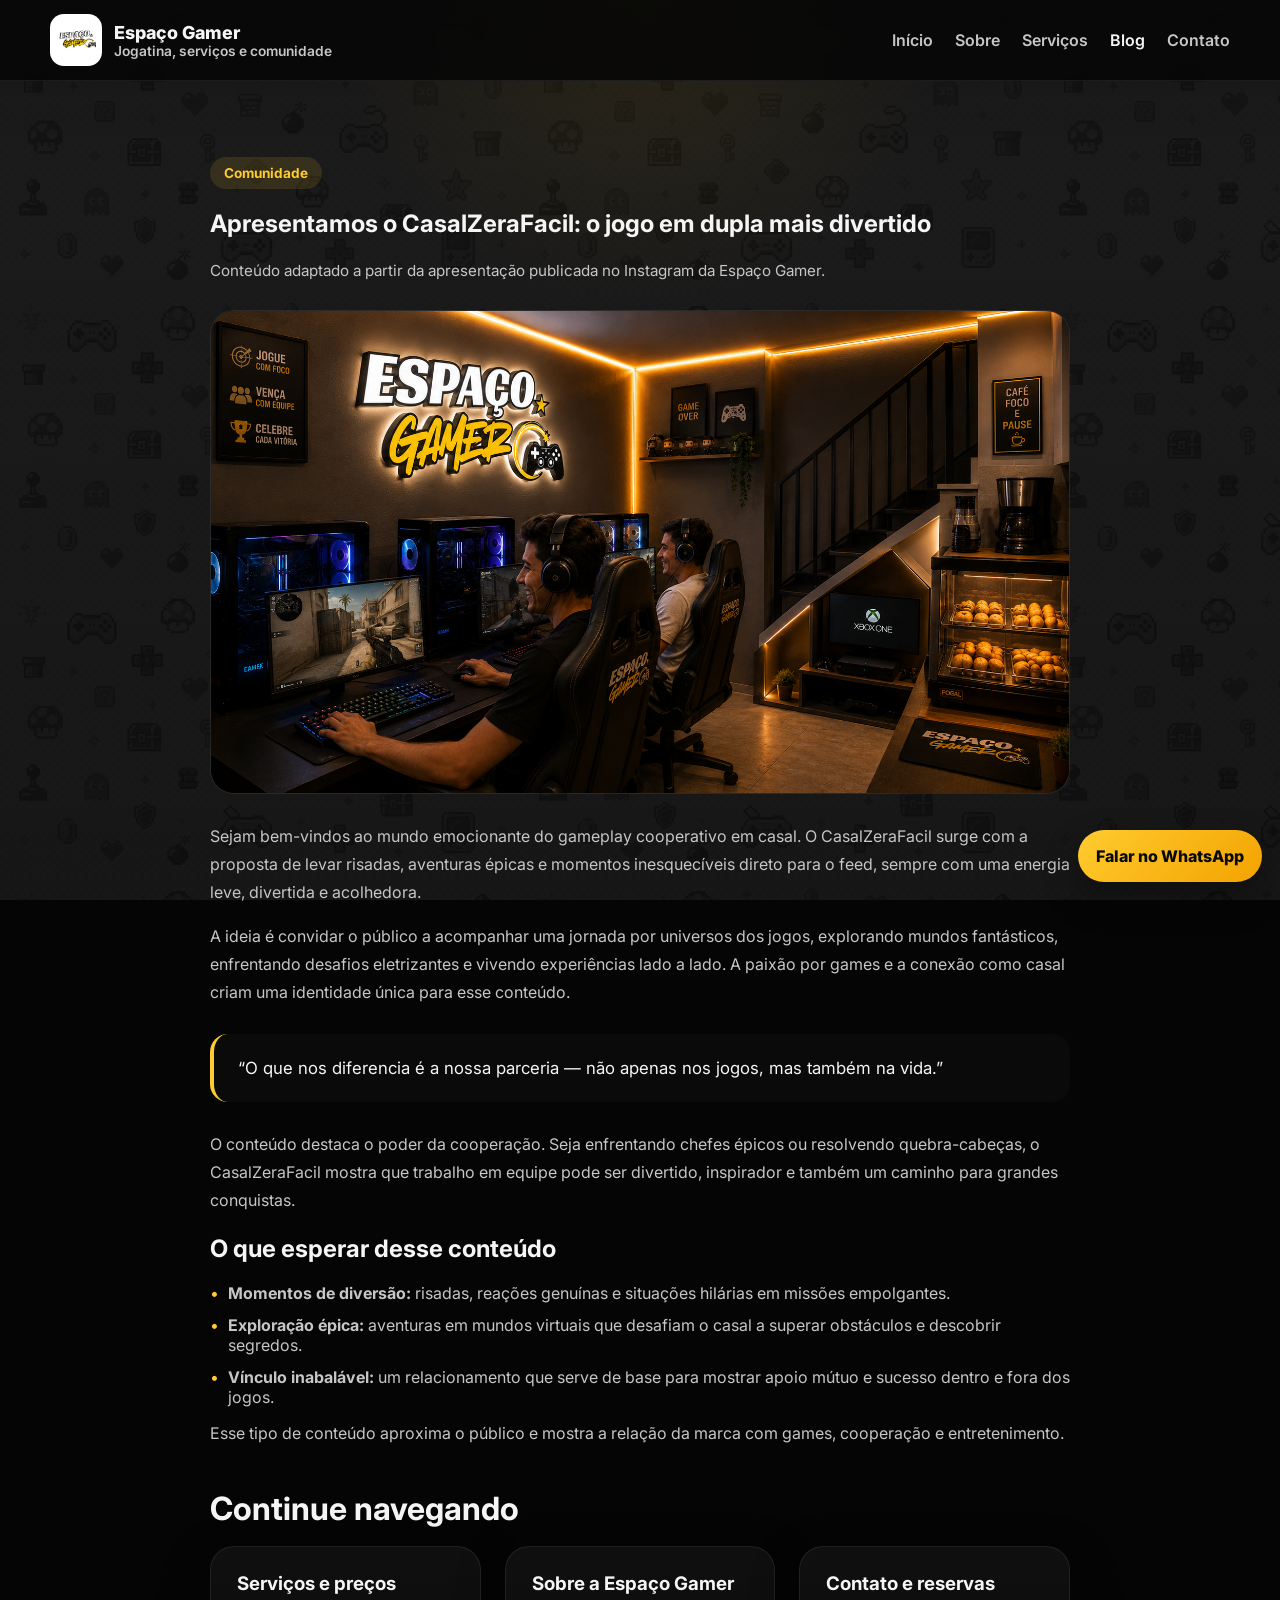
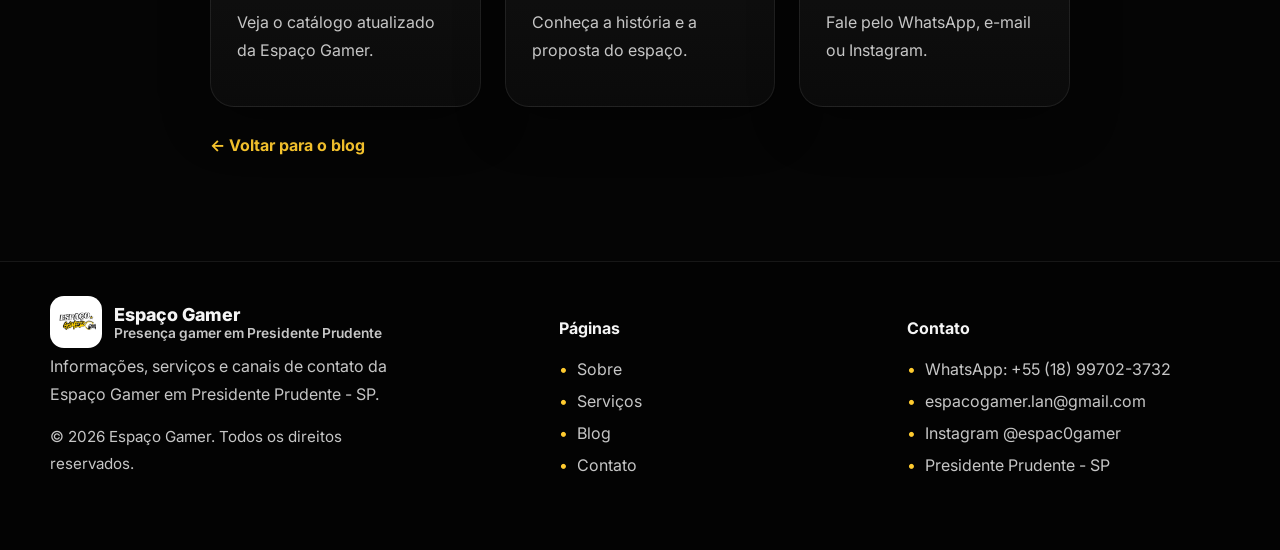
<file: blog/post-1.html>
<!DOCTYPE html>
<html lang="pt-BR">
<head>
  <meta charset="UTF-8" />
  <meta name="viewport" content="width=device-width, initial-scale=1.0" />
  <title>CasalZeraFacil | Gameplay cooperativo na Espaço Gamer</title>
  <meta name="description" content="Conheça o CasalZeraFacil, conteúdo de gameplay cooperativo em casal com diversão, parceria, desafios e conexão com a comunidade da Espaço Gamer." />
  
  <link rel="canonical" href="https://espacogamerpp.com.br/blog/post-1.html" />
  <meta name="robots" content="index, follow" />
  <meta property="og:type" content="website" />
  <meta property="og:locale" content="pt_BR" />
  <meta property="og:site_name" content="Espaço Gamer" />
  <meta property="og:title" content="CasalZeraFacil | Gameplay cooperativo na Espaço Gamer" />
  <meta property="og:description" content="Conheça o CasalZeraFacil, conteúdo de gameplay cooperativo em casal com diversão, parceria, desafios e conexão com a comunidade da Espaço Gamer." />
  <meta property="og:url" content="https://espacogamerpp.com.br/blog/post-1.html" />
  <meta property="og:image" content="https://espacogamerpp.com.br/assets/img/uploads/galeria/espaco-pcs-fliperama-01.png" />
  <meta name="twitter:card" content="summary_large_image" />
  <meta name="twitter:title" content="CasalZeraFacil | Gameplay cooperativo na Espaço Gamer" />
  <meta name="twitter:description" content="Conheça o CasalZeraFacil, conteúdo de gameplay cooperativo em casal com diversão, parceria, desafios e conexão com a comunidade da Espaço Gamer." />
  <meta name="twitter:image" content="https://espacogamerpp.com.br/assets/img/uploads/galeria/espaco-pcs-fliperama-01.png" />
<link rel="preconnect" href="https://fonts.googleapis.com">
  <link rel="preconnect" href="https://fonts.gstatic.com" crossorigin>
  <link href="https://fonts.googleapis.com/css2?family=Inter:wght@400;500;600;700;800&display=swap" rel="stylesheet">
  <link rel="stylesheet" href="../assets/css/style.css" />
</head>
<body>

<header class="site-header">
  <div class="container nav-wrap">
    <a class="logo" href="../">
      <img src="../assets/img/branding/logo-espaco-gamer.png" alt="Logo Espaço Gamer" />
      <span class="logo-mark">Espaço Gamer<span>Jogatina, serviços e comunidade</span></span>
    </a>
    <button class="menu-toggle" aria-label="Abrir menu">☰</button>
    <nav class="site-nav">
      <a href="../" class="">Início</a>
      <a href="../sobre.html" class="">Sobre</a>
      <a href="../produtos.html" class="">Serviços</a>
      <a href="../blog.html" class="active">Blog</a>
      <a href="../contato.html" class="">Contato</a>
    </nav>
  </div>
</header>


  <main class="page-main">
    <article class="post-layout container narrow">
      <span class="post-tag">Comunidade</span>
      <h1>Apresentamos o CasalZeraFacil: o jogo em dupla mais divertido</h1>
      <p class="post-meta">Conteúdo adaptado a partir da apresentação publicada no Instagram da Espaço Gamer.</p>
      <div class="post-cover">
        <img src="../assets/img/generated/espaco-gamer-sala-aconchegante.png" alt="Casal celebrando gameplay cooperativo" />
      </div>
      <p>Sejam bem-vindos ao mundo emocionante do gameplay cooperativo em casal. O CasalZeraFacil surge com a proposta de levar risadas, aventuras épicas e momentos inesquecíveis direto para o feed, sempre com uma energia leve, divertida e acolhedora.</p>
      <p>A ideia é convidar o público a acompanhar uma jornada por universos dos jogos, explorando mundos fantásticos, enfrentando desafios eletrizantes e vivendo experiências lado a lado. A paixão por games e a conexão como casal criam uma identidade única para esse conteúdo.</p>
      <div class="pull-quote">“O que nos diferencia é a nossa parceria — não apenas nos jogos, mas também na vida.”</div>
      <p>O conteúdo destaca o poder da cooperação. Seja enfrentando chefes épicos ou resolvendo quebra-cabeças, o CasalZeraFacil mostra que trabalho em equipe pode ser divertido, inspirador e também um caminho para grandes conquistas.</p>
      <h2>O que esperar desse conteúdo</h2>
      <ul class="post-list">
        <li><strong>Momentos de diversão:</strong> risadas, reações genuínas e situações hilárias em missões empolgantes.</li>
        <li><strong>Exploração épica:</strong> aventuras em mundos virtuais que desafiam o casal a superar obstáculos e descobrir segredos.</li>
        <li><strong>Vínculo inabalável:</strong> um relacionamento que serve de base para mostrar apoio mútuo e sucesso dentro e fora dos jogos.</li>
      </ul>
      <p>Esse tipo de conteúdo aproxima o público e mostra a relação da marca com games, cooperação e entretenimento.</p>

      <section class="related-links" aria-label="Links relacionados">
        <h2>Continue navegando</h2>
        <div class="card-grid three">
          <a class="post-card" href="../produtos.html"><h3>Serviços e preços</h3><p>Veja o catálogo atualizado da Espaço Gamer.</p></a>
          <a class="post-card" href="../sobre.html"><h3>Sobre a Espaço Gamer</h3><p>Conheça a história e a proposta do espaço.</p></a>
          <a class="post-card" href="../contato.html"><h3>Contato e reservas</h3><p>Fale pelo WhatsApp, e-mail ou Instagram.</p></a>
        </div>
      </section>

      <div class="inline-actions">
        <a href="../blog.html" class="text-link">← Voltar para o blog</a>
      </div>
    </article>
  </main>


<footer class="site-footer">
  <div class="container footer-grid">
    <div class="footer-brand">
      <a class="logo" href="../">
        <img src="../assets/img/branding/logo-espaco-gamer.png" alt="Logo Espaço Gamer" />
        <span class="logo-mark">Espaço Gamer<span>Presença gamer em Presidente Prudente</span></span>
      </a>
      <p>Informações, serviços e canais de contato da Espaço Gamer em Presidente Prudente - SP.</p>
      <p class="footer-note small-muted">© <span data-current-year></span> Espaço Gamer. Todos os direitos reservados.</p>
    </div>
    <div>
      <h4>Páginas</h4>
      <ul>
        <li><a href="../sobre.html">Sobre</a></li>
        <li><a href="../produtos.html">Serviços</a></li>
        <li><a href="../blog.html">Blog</a></li>
        <li><a href="../contato.html">Contato</a></li>
      </ul>
    </div>
    <div>
      <h4>Contato</h4>
      <ul>
        <li><a data-whatsapp-link data-whatsapp-text="Olá! Vim pelo site do Espaço Gamer e quero mais informações.">WhatsApp: <span data-whatsapp-number></span></a></li>
        <li><a data-email-link><span data-email-text></span></a></li>
        <li><a data-instagram-link>Instagram <span data-instagram-user></span></a></li>
        <li><span data-city></span></li>
      </ul>
    </div>
  </div>
</footer>


  <script src="../assets/js/site-config.js"></script>
  <script src="../assets/js/main.js"></script>
</body>
</html>
</file>
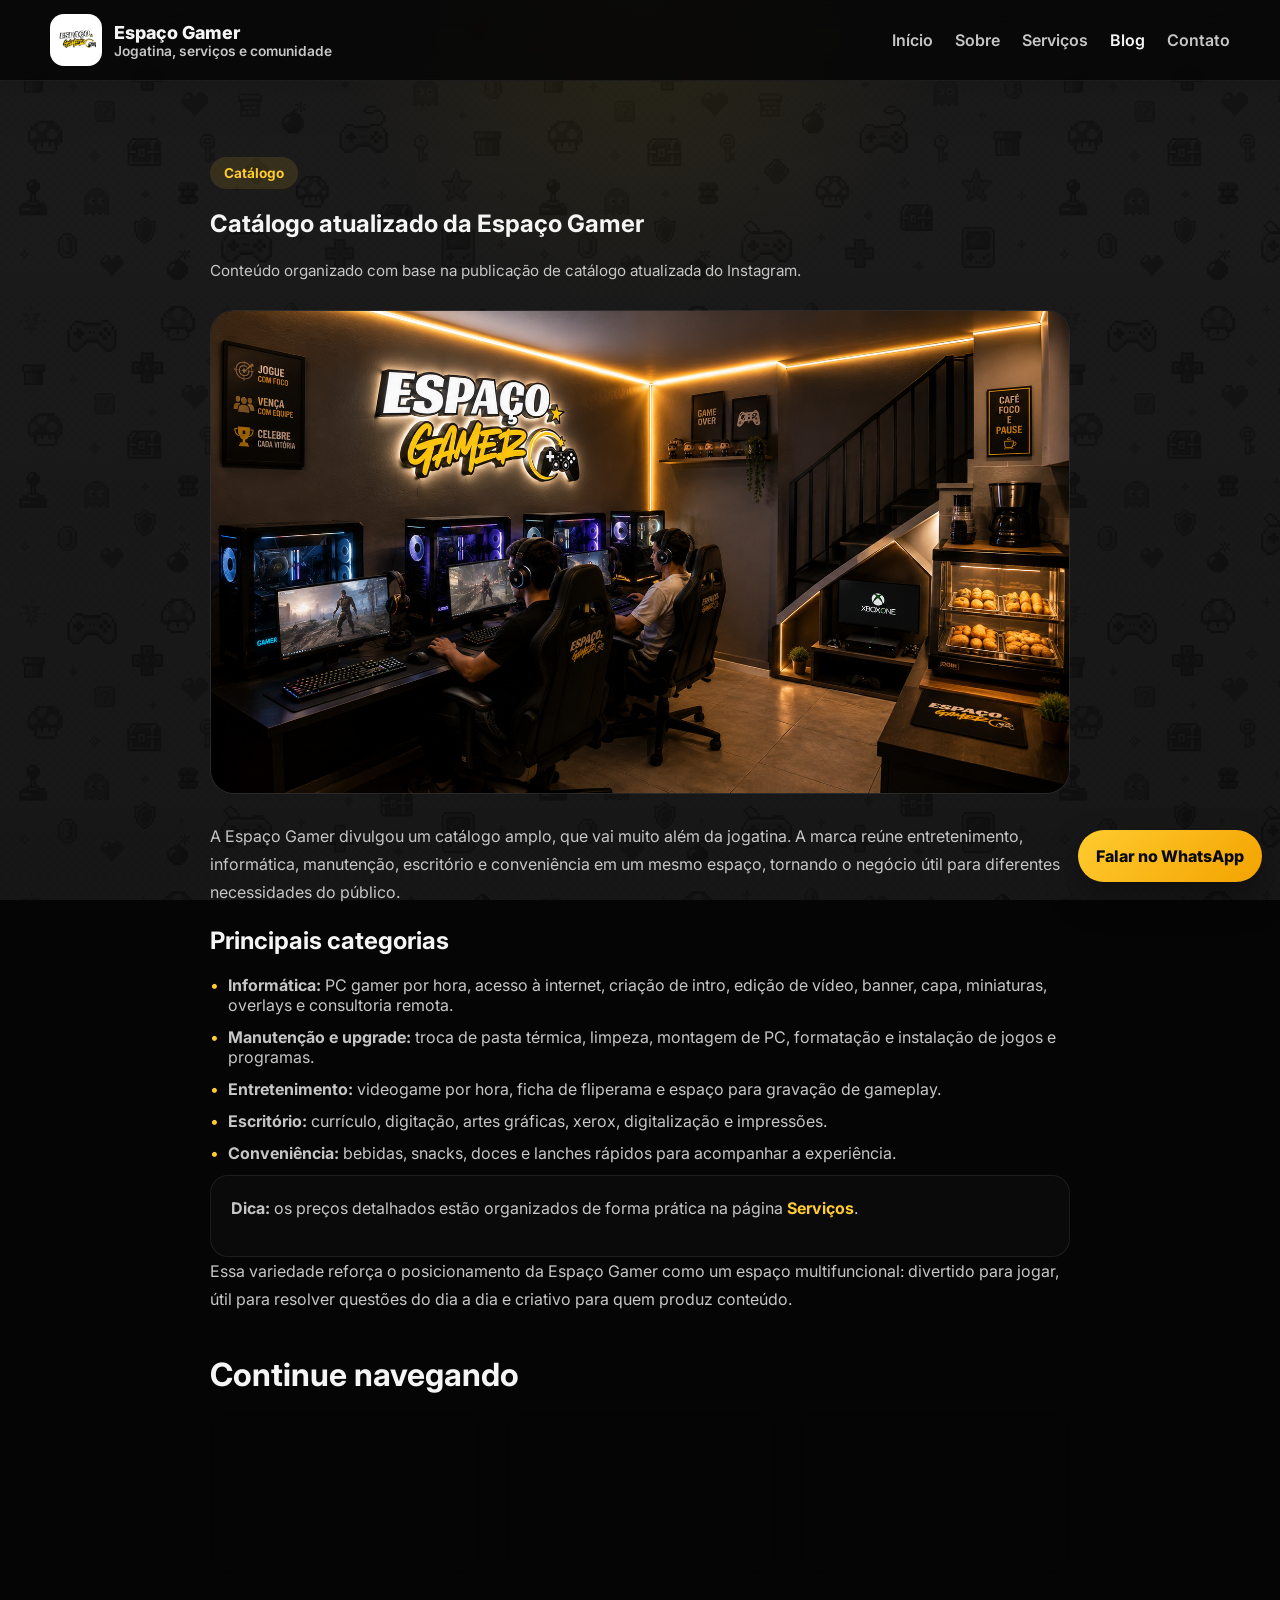
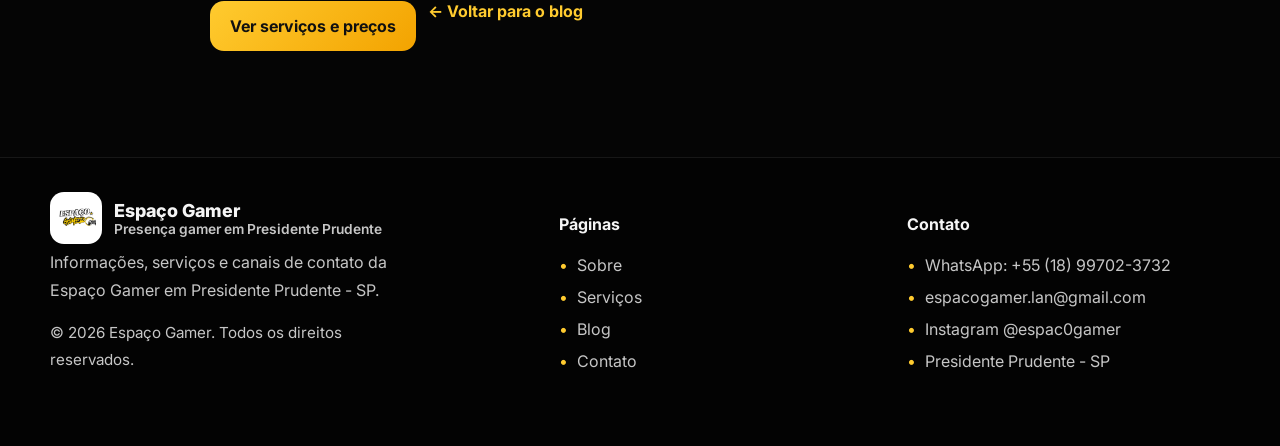
<file: blog/post-2.html>
<!DOCTYPE html>
<html lang="pt-BR">
<head>
  <meta charset="UTF-8" />
  <meta name="viewport" content="width=device-width, initial-scale=1.0" />
  <title>Catálogo atualizado da Espaço Gamer | Serviços e preços</title>
  <meta name="description" content="Resumo do catálogo atualizado da Espaço Gamer com informática, manutenção, videogame por hora, fliperama, escritório, impressão, lanches e bebidas." />
  
  <link rel="canonical" href="https://espacogamerpp.com.br/blog/post-2.html" />
  <meta name="robots" content="index, follow" />
  <meta property="og:type" content="website" />
  <meta property="og:locale" content="pt_BR" />
  <meta property="og:site_name" content="Espaço Gamer" />
  <meta property="og:title" content="Catálogo atualizado da Espaço Gamer | Serviços e preços" />
  <meta property="og:description" content="Resumo do catálogo atualizado da Espaço Gamer com informática, manutenção, videogame por hora, fliperama, escritório, impressão, lanches e bebidas." />
  <meta property="og:url" content="https://espacogamerpp.com.br/blog/post-2.html" />
  <meta property="og:image" content="https://espacogamerpp.com.br/assets/img/uploads/galeria/espaco-pcs-fliperama-01.png" />
  <meta name="twitter:card" content="summary_large_image" />
  <meta name="twitter:title" content="Catálogo atualizado da Espaço Gamer | Serviços e preços" />
  <meta name="twitter:description" content="Resumo do catálogo atualizado da Espaço Gamer com informática, manutenção, videogame por hora, fliperama, escritório, impressão, lanches e bebidas." />
  <meta name="twitter:image" content="https://espacogamerpp.com.br/assets/img/uploads/galeria/espaco-pcs-fliperama-01.png" />
<link rel="preconnect" href="https://fonts.googleapis.com">
  <link rel="preconnect" href="https://fonts.gstatic.com" crossorigin>
  <link href="https://fonts.googleapis.com/css2?family=Inter:wght@400;500;600;700;800&display=swap" rel="stylesheet">
  <link rel="stylesheet" href="../assets/css/style.css" />
</head>
<body>

<header class="site-header">
  <div class="container nav-wrap">
    <a class="logo" href="../">
      <img src="../assets/img/branding/logo-espaco-gamer.png" alt="Logo Espaço Gamer" />
      <span class="logo-mark">Espaço Gamer<span>Jogatina, serviços e comunidade</span></span>
    </a>
    <button class="menu-toggle" aria-label="Abrir menu">☰</button>
    <nav class="site-nav">
      <a href="../" class="">Início</a>
      <a href="../sobre.html" class="">Sobre</a>
      <a href="../produtos.html" class="">Serviços</a>
      <a href="../blog.html" class="active">Blog</a>
      <a href="../contato.html" class="">Contato</a>
    </nav>
  </div>
</header>


  <main class="page-main">
    <article class="post-layout container narrow">
      <span class="post-tag">Catálogo</span>
      <h1>Catálogo atualizado da Espaço Gamer</h1>
      <p class="post-meta">Conteúdo organizado com base na publicação de catálogo atualizada do Instagram.</p>
      <div class="post-cover">
        <img src="../assets/img/generated/espaco-gamer-4pcs-xbox-cafe-estufa.png" alt="Ambiente gamer ilustrando o catálogo do Espaço Gamer" />
      </div>
      <p>A Espaço Gamer divulgou um catálogo amplo, que vai muito além da jogatina. A marca reúne entretenimento, informática, manutenção, escritório e conveniência em um mesmo espaço, tornando o negócio útil para diferentes necessidades do público.</p>
      <h2>Principais categorias</h2>
      <ul class="post-list">
        <li><strong>Informática:</strong> PC gamer por hora, acesso à internet, criação de intro, edição de vídeo, banner, capa, miniaturas, overlays e consultoria remota.</li>
        <li><strong>Manutenção e upgrade:</strong> troca de pasta térmica, limpeza, montagem de PC, formatação e instalação de jogos e programas.</li>
        <li><strong>Entretenimento:</strong> videogame por hora, ficha de fliperama e espaço para gravação de gameplay.</li>
        <li><strong>Escritório:</strong> currículo, digitação, artes gráficas, xerox, digitalização e impressões.</li>
        <li><strong>Conveniência:</strong> bebidas, snacks, doces e lanches rápidos para acompanhar a experiência.</li>
      </ul>
      <div class="notice-box">
        <p><strong>Dica:</strong> os preços detalhados estão organizados de forma prática na página <a href="../produtos.html" class="text-link">Serviços</a>.</p>
      </div>
      <p>Essa variedade reforça o posicionamento da Espaço Gamer como um espaço multifuncional: divertido para jogar, útil para resolver questões do dia a dia e criativo para quem produz conteúdo.</p>

      <section class="related-links" aria-label="Links relacionados">
        <h2>Continue navegando</h2>
        <div class="card-grid three">
          <a class="post-card" href="../produtos.html"><h3>Serviços e preços</h3><p>Veja o catálogo atualizado da Espaço Gamer.</p></a>
          <a class="post-card" href="../sobre.html"><h3>Sobre a Espaço Gamer</h3><p>Conheça a história e a proposta do espaço.</p></a>
          <a class="post-card" href="../contato.html"><h3>Contato e reservas</h3><p>Fale pelo WhatsApp, e-mail ou Instagram.</p></a>
        </div>
      </section>

      <div class="inline-actions">
        <a href="../produtos.html" class="btn btn-primary">Ver serviços e preços</a>
        <a href="../blog.html" class="text-link">← Voltar para o blog</a>
      </div>
    </article>
  </main>


<footer class="site-footer">
  <div class="container footer-grid">
    <div class="footer-brand">
      <a class="logo" href="../">
        <img src="../assets/img/branding/logo-espaco-gamer.png" alt="Logo Espaço Gamer" />
        <span class="logo-mark">Espaço Gamer<span>Presença gamer em Presidente Prudente</span></span>
      </a>
      <p>Informações, serviços e canais de contato da Espaço Gamer em Presidente Prudente - SP.</p>
      <p class="footer-note small-muted">© <span data-current-year></span> Espaço Gamer. Todos os direitos reservados.</p>
    </div>
    <div>
      <h4>Páginas</h4>
      <ul>
        <li><a href="../sobre.html">Sobre</a></li>
        <li><a href="../produtos.html">Serviços</a></li>
        <li><a href="../blog.html">Blog</a></li>
        <li><a href="../contato.html">Contato</a></li>
      </ul>
    </div>
    <div>
      <h4>Contato</h4>
      <ul>
        <li><a data-whatsapp-link data-whatsapp-text="Olá! Vim pelo site do Espaço Gamer e quero mais informações.">WhatsApp: <span data-whatsapp-number></span></a></li>
        <li><a data-email-link><span data-email-text></span></a></li>
        <li><a data-instagram-link>Instagram <span data-instagram-user></span></a></li>
        <li><span data-city></span></li>
      </ul>
    </div>
  </div>
</footer>


  <script src="../assets/js/site-config.js"></script>
  <script src="../assets/js/main.js"></script>
</body>
</html>
</file>
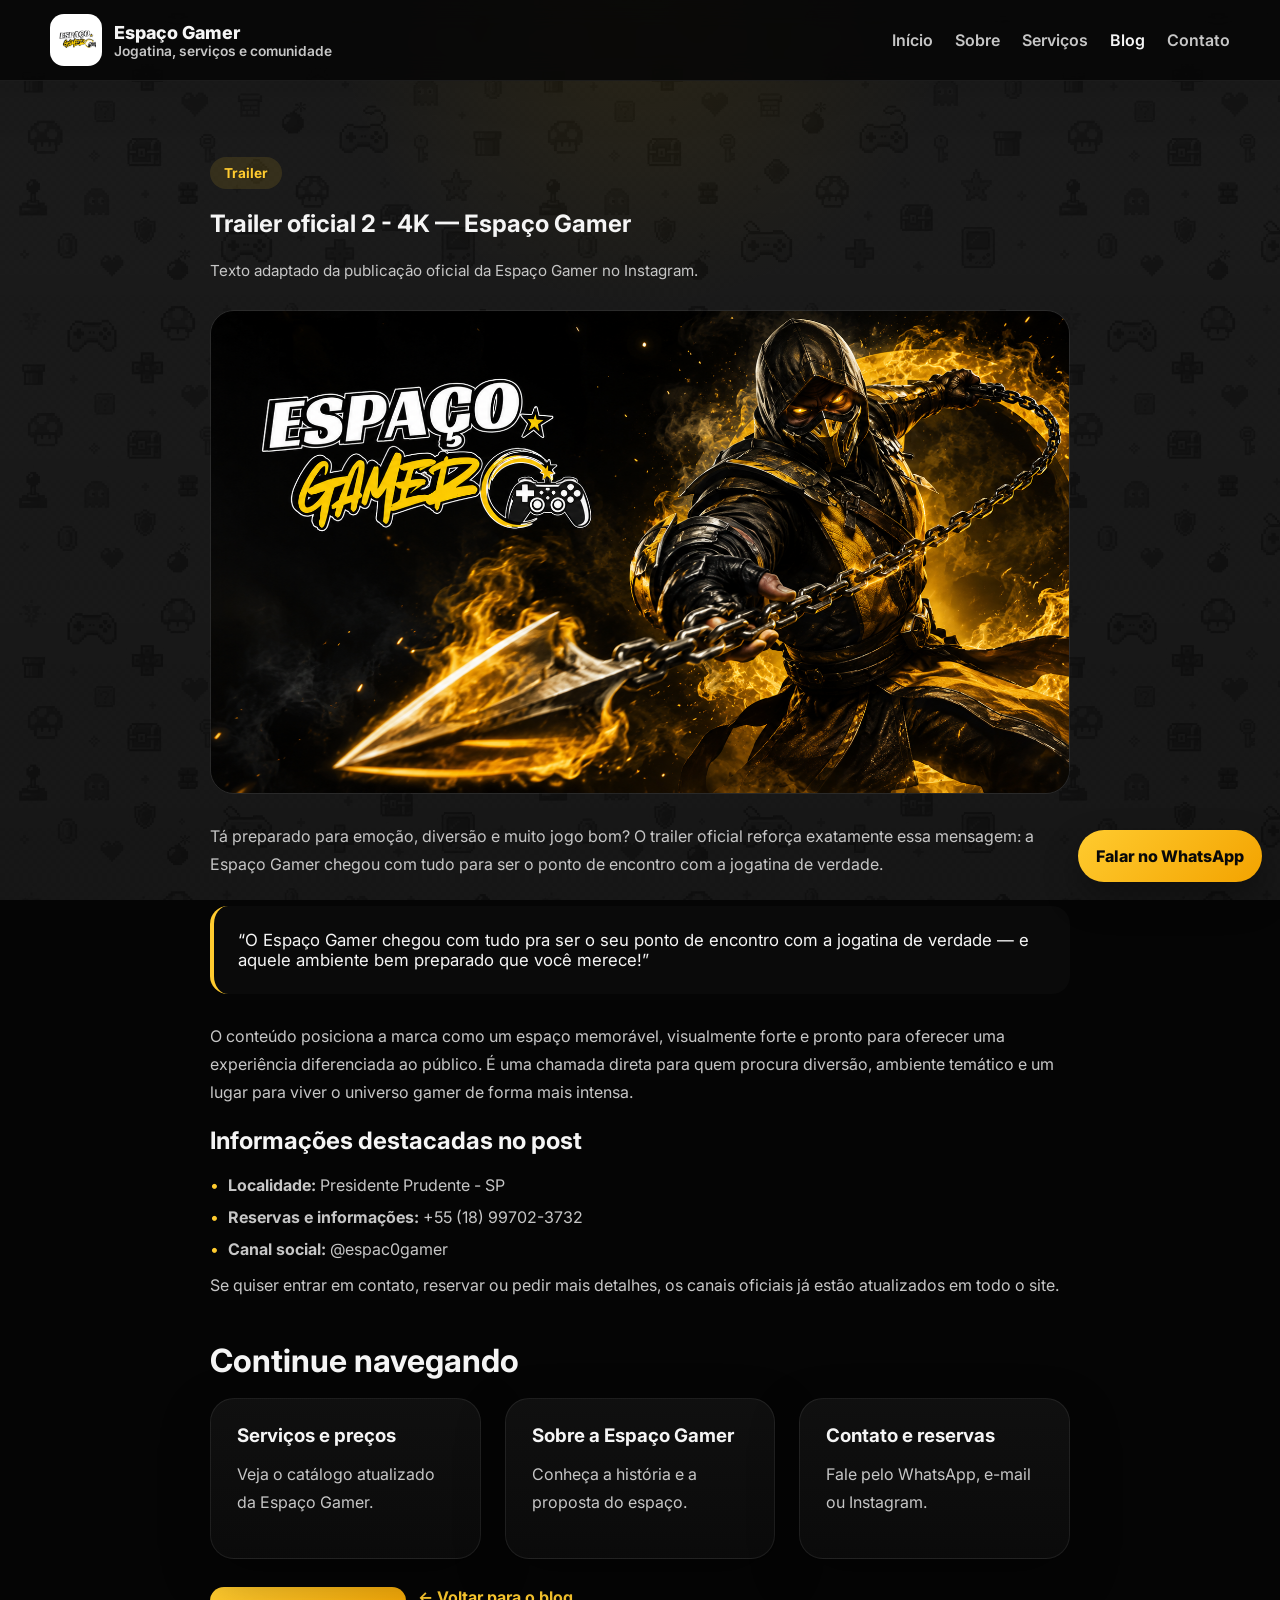
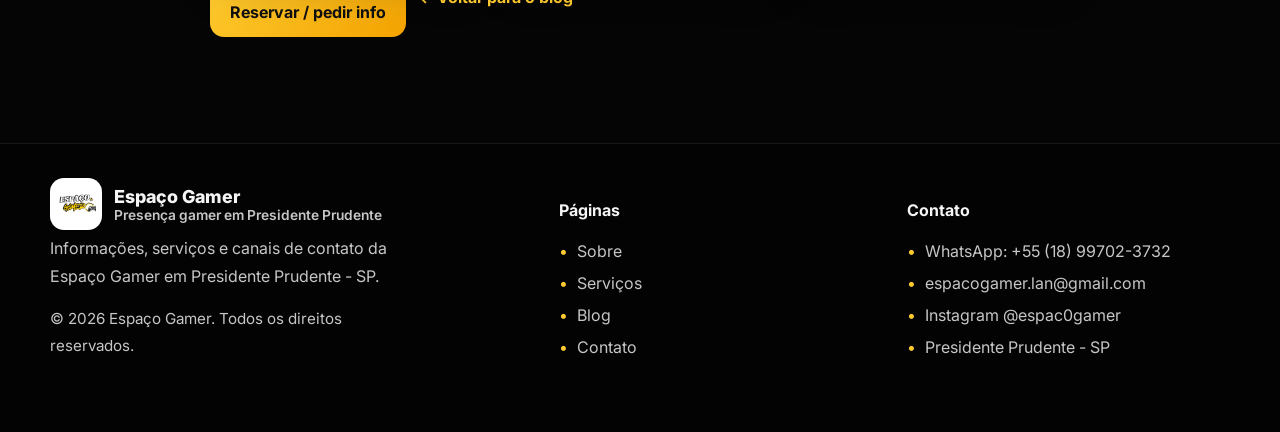
<file: blog/post-3.html>
<!DOCTYPE html>
<html lang="pt-BR">
<head>
  <meta charset="UTF-8" />
  <meta name="viewport" content="width=device-width, initial-scale=1.0" />
  <title>Trailer oficial da Espaço Gamer | Jogatina em Presidente Prudente</title>
  <meta name="description" content="Veja a chamada oficial da Espaço Gamer, ponto de encontro para jogatina, PCs gamers, console, fliperama e diversão em Presidente Prudente." />
  
  <link rel="canonical" href="https://espacogamerpp.com.br/blog/post-3.html" />
  <meta name="robots" content="index, follow" />
  <meta property="og:type" content="website" />
  <meta property="og:locale" content="pt_BR" />
  <meta property="og:site_name" content="Espaço Gamer" />
  <meta property="og:title" content="Trailer oficial da Espaço Gamer | Jogatina em Presidente Prudente" />
  <meta property="og:description" content="Veja a chamada oficial da Espaço Gamer, ponto de encontro para jogatina, PCs gamers, console, fliperama e diversão em Presidente Prudente." />
  <meta property="og:url" content="https://espacogamerpp.com.br/blog/post-3.html" />
  <meta property="og:image" content="https://espacogamerpp.com.br/assets/img/uploads/galeria/espaco-pcs-fliperama-01.png" />
  <meta name="twitter:card" content="summary_large_image" />
  <meta name="twitter:title" content="Trailer oficial da Espaço Gamer | Jogatina em Presidente Prudente" />
  <meta name="twitter:description" content="Veja a chamada oficial da Espaço Gamer, ponto de encontro para jogatina, PCs gamers, console, fliperama e diversão em Presidente Prudente." />
  <meta name="twitter:image" content="https://espacogamerpp.com.br/assets/img/uploads/galeria/espaco-pcs-fliperama-01.png" />
<link rel="preconnect" href="https://fonts.googleapis.com">
  <link rel="preconnect" href="https://fonts.gstatic.com" crossorigin>
  <link href="https://fonts.googleapis.com/css2?family=Inter:wght@400;500;600;700;800&display=swap" rel="stylesheet">
  <link rel="stylesheet" href="../assets/css/style.css" />
</head>
<body>

<header class="site-header">
  <div class="container nav-wrap">
    <a class="logo" href="../">
      <img src="../assets/img/branding/logo-espaco-gamer.png" alt="Logo Espaço Gamer" />
      <span class="logo-mark">Espaço Gamer<span>Jogatina, serviços e comunidade</span></span>
    </a>
    <button class="menu-toggle" aria-label="Abrir menu">☰</button>
    <nav class="site-nav">
      <a href="../" class="">Início</a>
      <a href="../sobre.html" class="">Sobre</a>
      <a href="../produtos.html" class="">Serviços</a>
      <a href="../blog.html" class="active">Blog</a>
      <a href="../contato.html" class="">Contato</a>
    </nav>
  </div>
</header>


  <main class="page-main">
    <article class="post-layout container narrow">
      <span class="post-tag">Trailer</span>
      <h1>Trailer oficial 2 - 4K — Espaço Gamer</h1>
      <p class="post-meta">Texto adaptado da publicação oficial da Espaço Gamer no Instagram.</p>
      <div class="post-cover">
        <img src="../assets/img/generated/hero-scorpion.png" alt="Banner criativo do trailer da Espaço Gamer" />
      </div>
      <p>Tá preparado para emoção, diversão e muito jogo bom? O trailer oficial reforça exatamente essa mensagem: a Espaço Gamer chegou com tudo para ser o ponto de encontro com a jogatina de verdade.</p>
      <div class="pull-quote">“O Espaço Gamer chegou com tudo pra ser o seu ponto de encontro com a jogatina de verdade — e aquele ambiente bem preparado que você merece!”</div>
      <p>O conteúdo posiciona a marca como um espaço memorável, visualmente forte e pronto para oferecer uma experiência diferenciada ao público. É uma chamada direta para quem procura diversão, ambiente temático e um lugar para viver o universo gamer de forma mais intensa.</p>
      <h2>Informações destacadas no post</h2>
      <ul class="post-list">
        <li><strong>Localidade:</strong> <span data-city></span></li>
        <li><strong>Reservas e informações:</strong> <span data-whatsapp-number></span></li>
        <li><strong>Canal social:</strong> <span data-instagram-user></span></li>
      </ul>
      <p>Se quiser entrar em contato, reservar ou pedir mais detalhes, os canais oficiais já estão atualizados em todo o site.</p>

      <section class="related-links" aria-label="Links relacionados">
        <h2>Continue navegando</h2>
        <div class="card-grid three">
          <a class="post-card" href="../produtos.html"><h3>Serviços e preços</h3><p>Veja o catálogo atualizado da Espaço Gamer.</p></a>
          <a class="post-card" href="../sobre.html"><h3>Sobre a Espaço Gamer</h3><p>Conheça a história e a proposta do espaço.</p></a>
          <a class="post-card" href="../contato.html"><h3>Contato e reservas</h3><p>Fale pelo WhatsApp, e-mail ou Instagram.</p></a>
        </div>
      </section>

      <div class="inline-actions">
        <a data-whatsapp-link data-whatsapp-text="Olá! Vim pelo trailer do site do Espaço Gamer e quero mais informações." class="btn btn-primary">Reservar / pedir info</a>
        <a href="../blog.html" class="text-link">← Voltar para o blog</a>
      </div>
    </article>
  </main>


<footer class="site-footer">
  <div class="container footer-grid">
    <div class="footer-brand">
      <a class="logo" href="../">
        <img src="../assets/img/branding/logo-espaco-gamer.png" alt="Logo Espaço Gamer" />
        <span class="logo-mark">Espaço Gamer<span>Presença gamer em Presidente Prudente</span></span>
      </a>
      <p>Informações, serviços e canais de contato da Espaço Gamer em Presidente Prudente - SP.</p>
      <p class="footer-note small-muted">© <span data-current-year></span> Espaço Gamer. Todos os direitos reservados.</p>
    </div>
    <div>
      <h4>Páginas</h4>
      <ul>
        <li><a href="../sobre.html">Sobre</a></li>
        <li><a href="../produtos.html">Serviços</a></li>
        <li><a href="../blog.html">Blog</a></li>
        <li><a href="../contato.html">Contato</a></li>
      </ul>
    </div>
    <div>
      <h4>Contato</h4>
      <ul>
        <li><a data-whatsapp-link data-whatsapp-text="Olá! Vim pelo site do Espaço Gamer e quero mais informações.">WhatsApp: <span data-whatsapp-number></span></a></li>
        <li><a data-email-link><span data-email-text></span></a></li>
        <li><a data-instagram-link>Instagram <span data-instagram-user></span></a></li>
        <li><span data-city></span></li>
      </ul>
    </div>
  </div>
</footer>


  <script src="../assets/js/site-config.js"></script>
  <script src="../assets/js/main.js"></script>
</body>
</html>
</file>
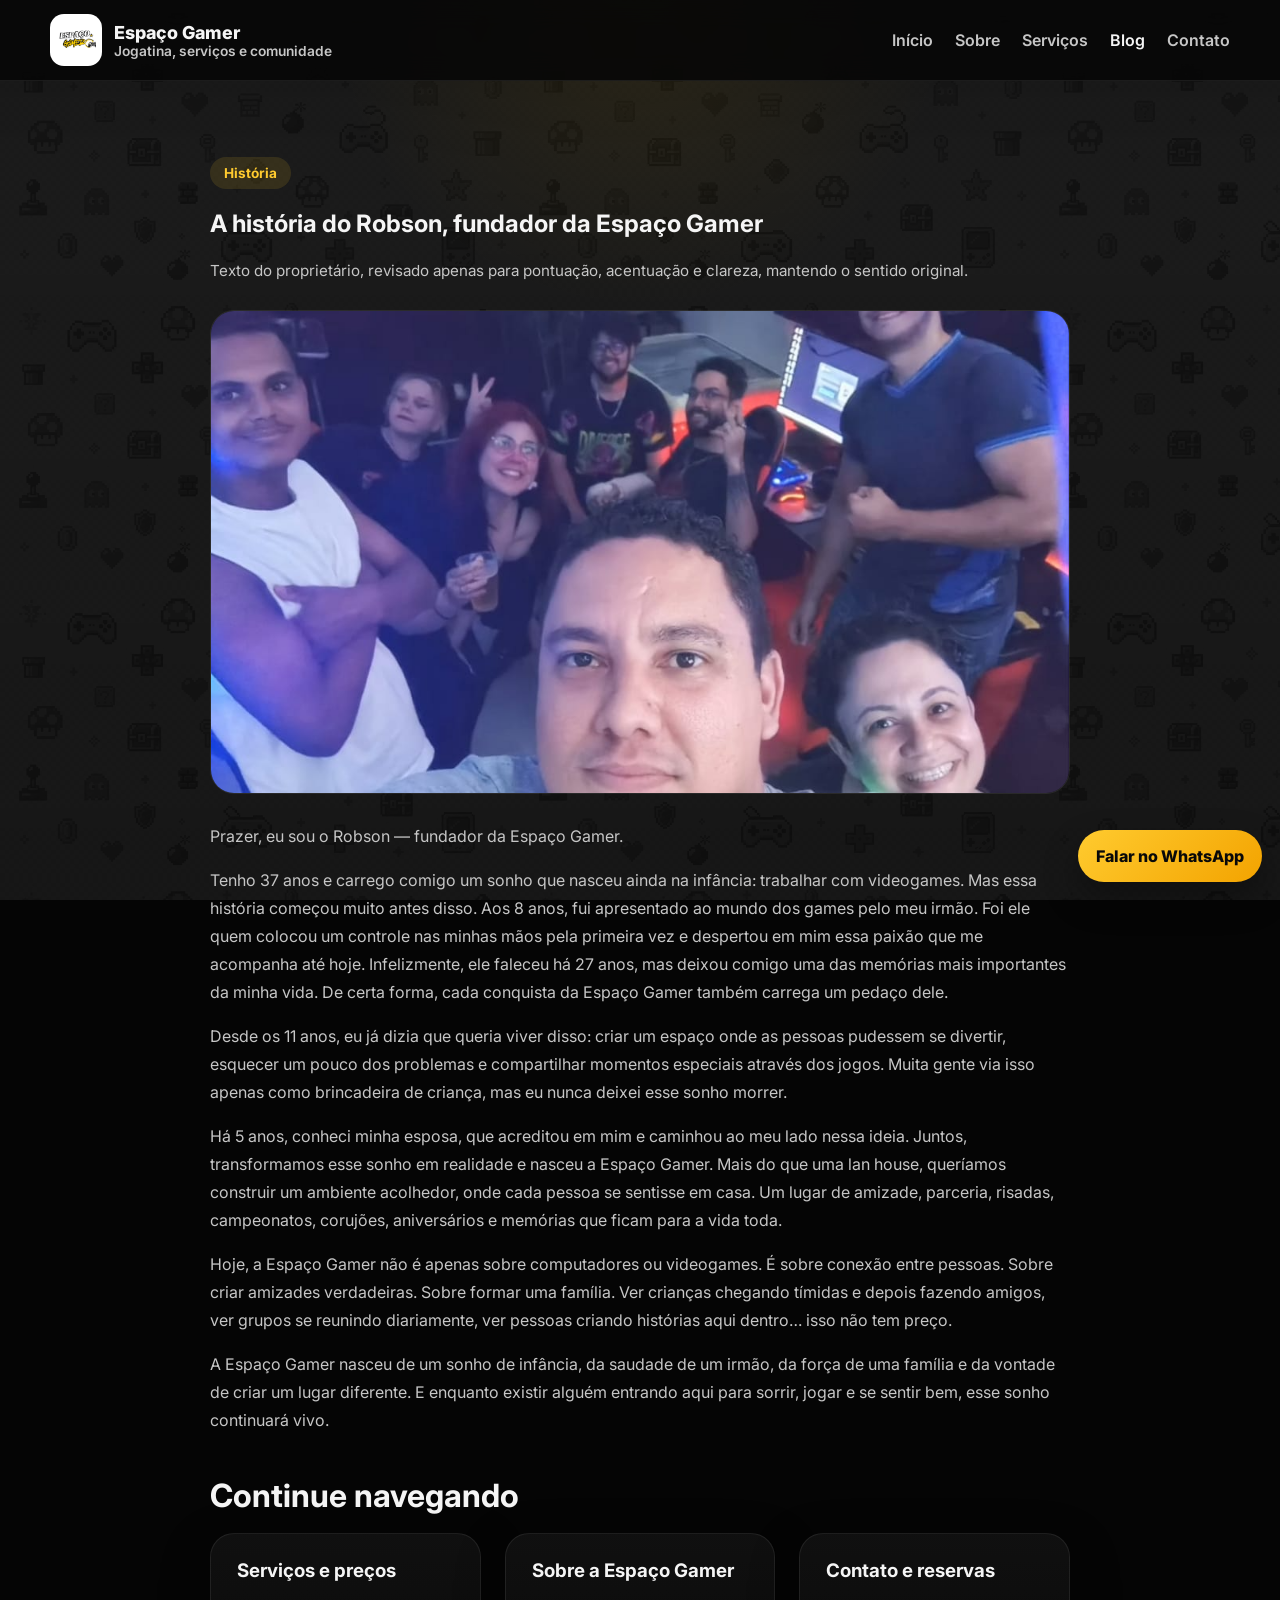
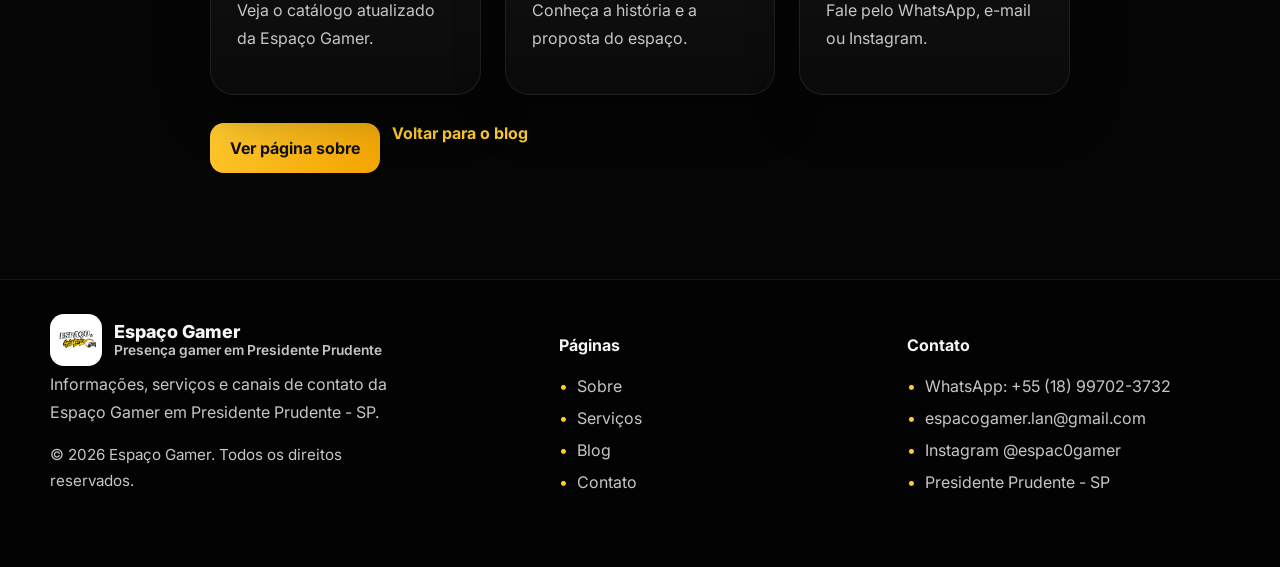
<file: blog/post-4.html>
<!DOCTYPE html>
<html lang="pt-BR">
<head>
  <meta charset="UTF-8" />
  <meta name="viewport" content="width=device-width, initial-scale=1.0" />
  <title>A história do Robson | Fundador da Espaço Gamer</title>
  <meta name="description" content="A história de Robson, fundador da Espaço Gamer: um sonho de infância, a paixão por videogames, a memória do irmão e a criação de um espaço acolhedor." />
  
  <link rel="canonical" href="https://espacogamerpp.com.br/blog/post-4.html" />
  <meta name="robots" content="index, follow" />
  <meta property="og:type" content="website" />
  <meta property="og:locale" content="pt_BR" />
  <meta property="og:site_name" content="Espaço Gamer" />
  <meta property="og:title" content="A história do Robson | Fundador da Espaço Gamer" />
  <meta property="og:description" content="A história de Robson, fundador da Espaço Gamer: um sonho de infância, a paixão por videogames, a memória do irmão e a criação de um espaço acolhedor." />
  <meta property="og:url" content="https://espacogamerpp.com.br/blog/post-4.html" />
  <meta property="og:image" content="https://espacogamerpp.com.br/assets/img/uploads/galeria/espaco-pcs-fliperama-01.png" />
  <meta name="twitter:card" content="summary_large_image" />
  <meta name="twitter:title" content="A história do Robson | Fundador da Espaço Gamer" />
  <meta name="twitter:description" content="A história de Robson, fundador da Espaço Gamer: um sonho de infância, a paixão por videogames, a memória do irmão e a criação de um espaço acolhedor." />
  <meta name="twitter:image" content="https://espacogamerpp.com.br/assets/img/uploads/galeria/espaco-pcs-fliperama-01.png" />
<link rel="preconnect" href="https://fonts.googleapis.com">
  <link rel="preconnect" href="https://fonts.gstatic.com" crossorigin>
  <link href="https://fonts.googleapis.com/css2?family=Inter:wght@400;500;600;700;800&display=swap" rel="stylesheet">
  <link rel="stylesheet" href="../assets/css/style.css" />
</head>
<body>

<header class="site-header">
  <div class="container nav-wrap">
    <a class="logo" href="../">
      <img src="../assets/img/branding/logo-espaco-gamer.png" alt="Logo Espaço Gamer" />
      <span class="logo-mark">Espaço Gamer<span>Jogatina, serviços e comunidade</span></span>
    </a>
    <button class="menu-toggle" aria-label="Abrir menu">☰</button>
    <nav class="site-nav">
      <a href="../">Início</a>
      <a href="../sobre.html">Sobre</a>
      <a href="../produtos.html">Serviços</a>
      <a href="../blog.html" class="active">Blog</a>
      <a href="../contato.html">Contato</a>
    </nav>
  </div>
</header>


  <main class="page-main">
    <article class="post-layout container narrow">
      <span class="post-tag">História</span>
      <h1>A história do Robson, fundador da Espaço Gamer</h1>
      <p class="post-meta">Texto do proprietário, revisado apenas para pontuação, acentuação e clareza, mantendo o sentido original.</p>
      <div class="post-cover">
        <img src="../assets/img/uploads/proprietarios/robson-proprietario.png" alt="Robson, proprietário da Espaço Gamer, com clientes e amigos" />
      </div>
      <p>Prazer, eu sou o Robson — fundador da Espaço Gamer.</p><p>Tenho 37 anos e carrego comigo um sonho que nasceu ainda na infância: trabalhar com videogames. Mas essa história começou muito antes disso. Aos 8 anos, fui apresentado ao mundo dos games pelo meu irmão. Foi ele quem colocou um controle nas minhas mãos pela primeira vez e despertou em mim essa paixão que me acompanha até hoje. Infelizmente, ele faleceu há 27 anos, mas deixou comigo uma das memórias mais importantes da minha vida. De certa forma, cada conquista da Espaço Gamer também carrega um pedaço dele.</p><p>Desde os 11 anos, eu já dizia que queria viver disso: criar um espaço onde as pessoas pudessem se divertir, esquecer um pouco dos problemas e compartilhar momentos especiais através dos jogos. Muita gente via isso apenas como brincadeira de criança, mas eu nunca deixei esse sonho morrer.</p><p>Há 5 anos, conheci minha esposa, que acreditou em mim e caminhou ao meu lado nessa ideia. Juntos, transformamos esse sonho em realidade e nasceu a Espaço Gamer. Mais do que uma lan house, queríamos construir um ambiente acolhedor, onde cada pessoa se sentisse em casa. Um lugar de amizade, parceria, risadas, campeonatos, corujões, aniversários e memórias que ficam para a vida toda.</p><p>Hoje, a Espaço Gamer não é apenas sobre computadores ou videogames. É sobre conexão entre pessoas. Sobre criar amizades verdadeiras. Sobre formar uma família. Ver crianças chegando tímidas e depois fazendo amigos, ver grupos se reunindo diariamente, ver pessoas criando histórias aqui dentro… isso não tem preço.</p><p>A Espaço Gamer nasceu de um sonho de infância, da saudade de um irmão, da força de uma família e da vontade de criar um lugar diferente. E enquanto existir alguém entrando aqui para sorrir, jogar e se sentir bem, esse sonho continuará vivo.</p>

      <section class="related-links" aria-label="Links relacionados">
        <h2>Continue navegando</h2>
        <div class="card-grid three">
          <a class="post-card" href="../produtos.html"><h3>Serviços e preços</h3><p>Veja o catálogo atualizado da Espaço Gamer.</p></a>
          <a class="post-card" href="../sobre.html"><h3>Sobre a Espaço Gamer</h3><p>Conheça a história e a proposta do espaço.</p></a>
          <a class="post-card" href="../contato.html"><h3>Contato e reservas</h3><p>Fale pelo WhatsApp, e-mail ou Instagram.</p></a>
        </div>
      </section>

      <div class="inline-actions">
        <a href="../sobre.html" class="btn btn-primary">Ver página sobre</a>
        <a href="../blog.html" class="text-link">Voltar para o blog</a>
      </div>
    </article>
  </main>

<footer class="site-footer">
  <div class="container footer-grid">
    <div class="footer-brand">
      <a class="logo" href="../">
        <img src="../assets/img/branding/logo-espaco-gamer.png" alt="Logo Espaço Gamer" />
        <span class="logo-mark">Espaço Gamer<span>Presença gamer em Presidente Prudente</span></span>
      </a>
      <p>Informações, serviços e canais de contato da Espaço Gamer em Presidente Prudente - SP.</p>
      <p class="footer-note small-muted">© <span data-current-year></span> Espaço Gamer. Todos os direitos reservados.</p>
    </div>
    <div>
      <h4>Páginas</h4>
      <ul>
        <li><a href="../sobre.html">Sobre</a></li>
        <li><a href="../produtos.html">Serviços</a></li>
        <li><a href="../blog.html">Blog</a></li>
        <li><a href="../contato.html">Contato</a></li>
      </ul>
    </div>
    <div>
      <h4>Contato</h4>
      <ul>
        <li><a data-whatsapp-link data-whatsapp-text="Olá! Vim pelo site do Espaço Gamer e quero mais informações.">WhatsApp: <span data-whatsapp-number></span></a></li>
        <li><a data-email-link><span data-email-text></span></a></li>
        <li><a data-instagram-link>Instagram <span data-instagram-user></span></a></li>
        <li><span data-city></span></li>
      </ul>
    </div>
  </div>
</footer>


  <script src="../assets/js/site-config.js"></script>
  <script src="../assets/js/main.js"></script>
</body>
</html>
</file>
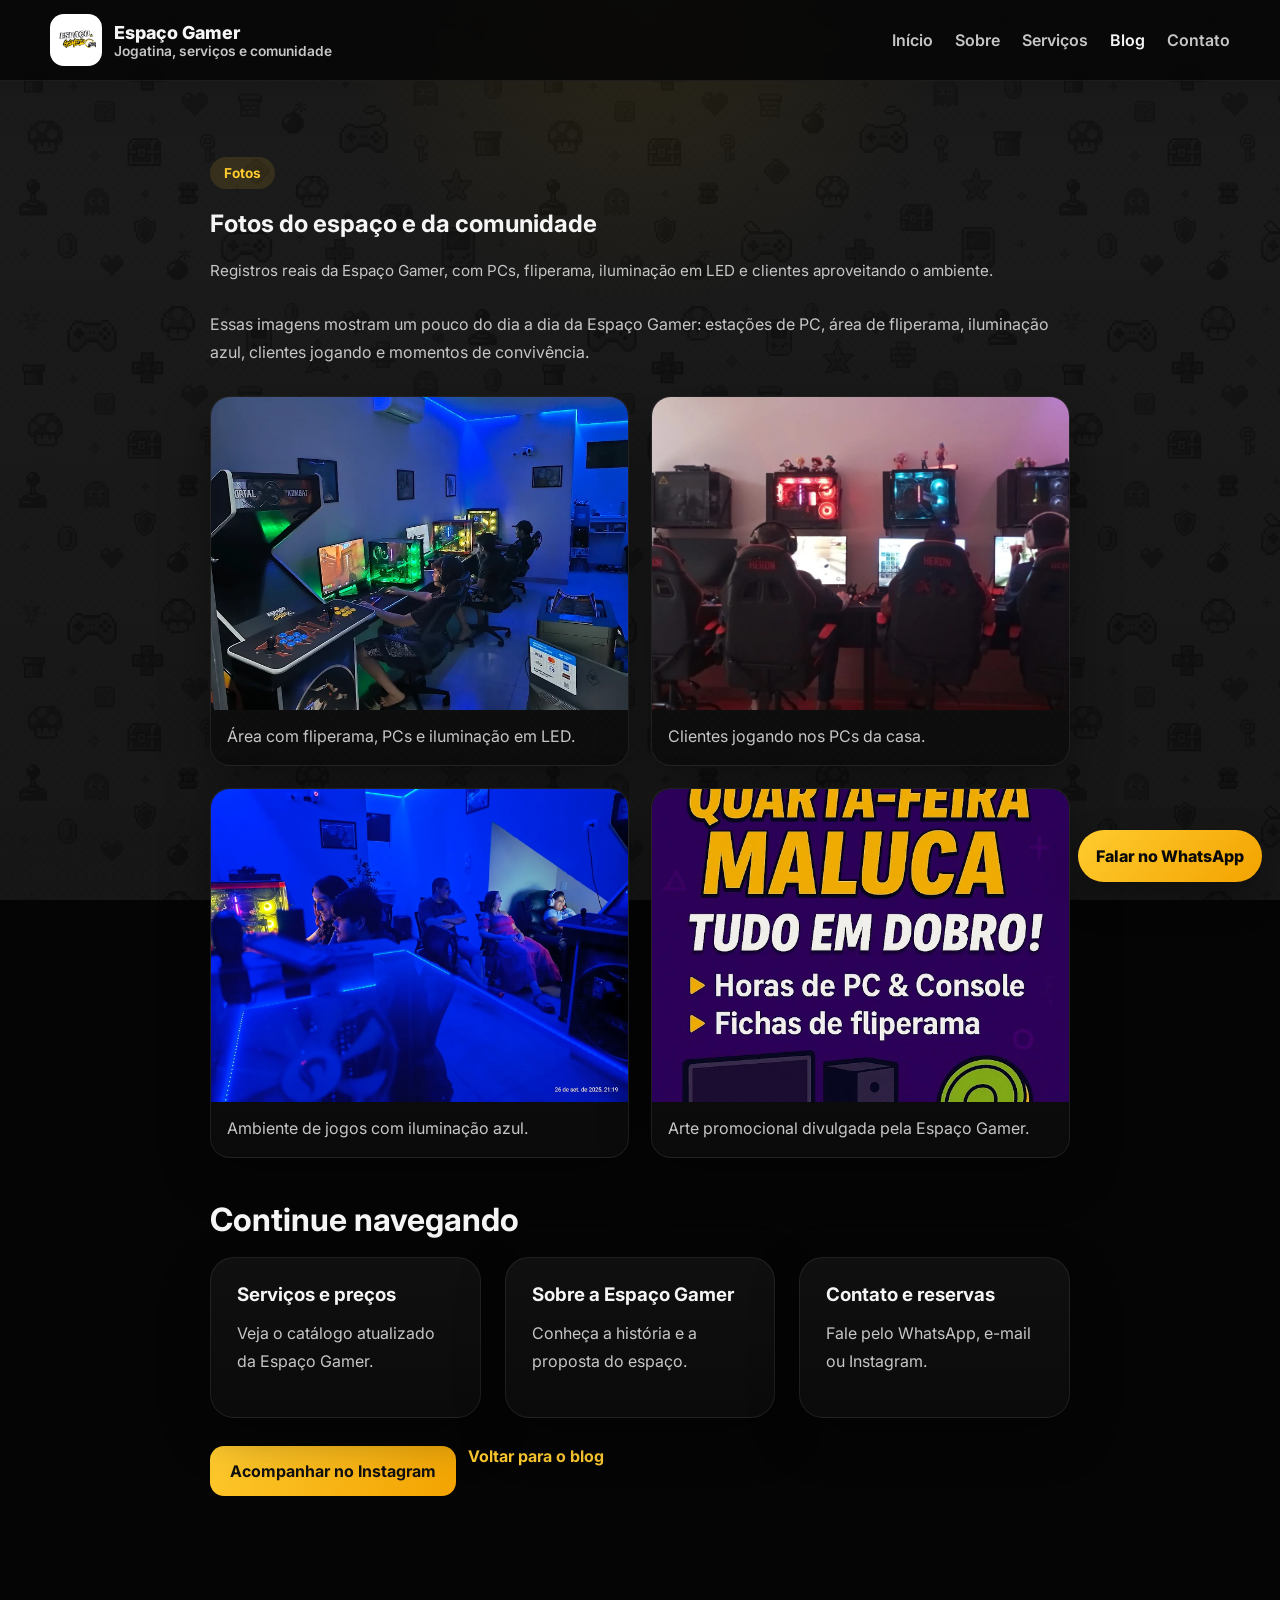
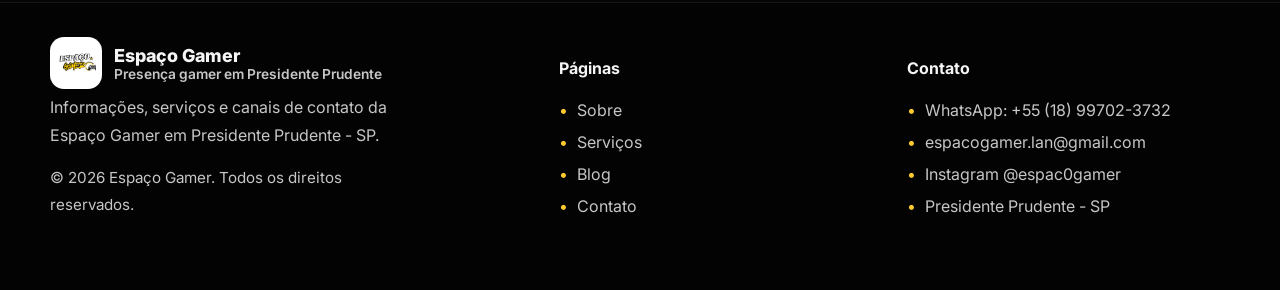
<file: blog/post-5.html>
<!DOCTYPE html>
<html lang="pt-BR">
<head>
  <meta charset="UTF-8" />
  <meta name="viewport" content="width=device-width, initial-scale=1.0" />
  <title>Fotos da Espaço Gamer | PCs, fliperama e comunidade</title>
  <meta name="description" content="Veja fotos reais da Espaço Gamer: PCs gamers, fliperama, iluminação em LED, clientes jogando, ambiente aconchegante e comunidade local." />
  
  <link rel="canonical" href="https://espacogamerpp.com.br/blog/post-5.html" />
  <meta name="robots" content="index, follow" />
  <meta property="og:type" content="website" />
  <meta property="og:locale" content="pt_BR" />
  <meta property="og:site_name" content="Espaço Gamer" />
  <meta property="og:title" content="Fotos da Espaço Gamer | PCs, fliperama e comunidade" />
  <meta property="og:description" content="Veja fotos reais da Espaço Gamer: PCs gamers, fliperama, iluminação em LED, clientes jogando, ambiente aconchegante e comunidade local." />
  <meta property="og:url" content="https://espacogamerpp.com.br/blog/post-5.html" />
  <meta property="og:image" content="https://espacogamerpp.com.br/assets/img/uploads/galeria/espaco-pcs-fliperama-01.png" />
  <meta name="twitter:card" content="summary_large_image" />
  <meta name="twitter:title" content="Fotos da Espaço Gamer | PCs, fliperama e comunidade" />
  <meta name="twitter:description" content="Veja fotos reais da Espaço Gamer: PCs gamers, fliperama, iluminação em LED, clientes jogando, ambiente aconchegante e comunidade local." />
  <meta name="twitter:image" content="https://espacogamerpp.com.br/assets/img/uploads/galeria/espaco-pcs-fliperama-01.png" />
<link rel="preconnect" href="https://fonts.googleapis.com">
  <link rel="preconnect" href="https://fonts.gstatic.com" crossorigin>
  <link href="https://fonts.googleapis.com/css2?family=Inter:wght@400;500;600;700;800&display=swap" rel="stylesheet">
  <link rel="stylesheet" href="../assets/css/style.css" />
</head>
<body>

<header class="site-header">
  <div class="container nav-wrap">
    <a class="logo" href="../">
      <img src="../assets/img/branding/logo-espaco-gamer.png" alt="Logo Espaço Gamer" />
      <span class="logo-mark">Espaço Gamer<span>Jogatina, serviços e comunidade</span></span>
    </a>
    <button class="menu-toggle" aria-label="Abrir menu">☰</button>
    <nav class="site-nav">
      <a href="../">Início</a>
      <a href="../sobre.html">Sobre</a>
      <a href="../produtos.html">Serviços</a>
      <a href="../blog.html" class="active">Blog</a>
      <a href="../contato.html">Contato</a>
    </nav>
  </div>
</header>


  <main class="page-main">
    <article class="post-layout container narrow">
      <span class="post-tag">Fotos</span>
      <h1>Fotos do espaço e da comunidade</h1>
      <p class="post-meta">Registros reais da Espaço Gamer, com PCs, fliperama, iluminação em LED e clientes aproveitando o ambiente.</p>
      <p>Essas imagens mostram um pouco do dia a dia da Espaço Gamer: estações de PC, área de fliperama, iluminação azul, clientes jogando e momentos de convivência.</p>
      <div class="blog-photo-grid">
        <figure><img src="../assets/img/uploads/galeria/espaco-pcs-fliperama-01.png" alt="Área da Espaço Gamer com fliperama e PCs" /><figcaption>Área com fliperama, PCs e iluminação em LED.</figcaption></figure>
        <figure><img src="../assets/img/uploads/galeria/pcs-gamers-clientes.png" alt="Clientes jogando nos PCs gamers" /><figcaption>Clientes jogando nos PCs da casa.</figcaption></figure>
        <figure><img src="../assets/img/uploads/galeria/clientes-led-azul.png" alt="Clientes em ambiente com iluminação azul" /><figcaption>Ambiente de jogos com iluminação azul.</figcaption></figure>
        <figure><img src="../assets/img/uploads/posts/quarta-feira-maluca.png" alt="Arte da promoção Quarta-feira Maluca" /><figcaption>Arte promocional divulgada pela Espaço Gamer.</figcaption></figure>
      </div>

      <section class="related-links" aria-label="Links relacionados">
        <h2>Continue navegando</h2>
        <div class="card-grid three">
          <a class="post-card" href="../produtos.html"><h3>Serviços e preços</h3><p>Veja o catálogo atualizado da Espaço Gamer.</p></a>
          <a class="post-card" href="../sobre.html"><h3>Sobre a Espaço Gamer</h3><p>Conheça a história e a proposta do espaço.</p></a>
          <a class="post-card" href="../contato.html"><h3>Contato e reservas</h3><p>Fale pelo WhatsApp, e-mail ou Instagram.</p></a>
        </div>
      </section>

      <div class="inline-actions">
        <a data-instagram-link class="btn btn-primary">Acompanhar no Instagram</a>
        <a href="../blog.html" class="text-link">Voltar para o blog</a>
      </div>
    </article>
  </main>

<footer class="site-footer">
  <div class="container footer-grid">
    <div class="footer-brand">
      <a class="logo" href="../">
        <img src="../assets/img/branding/logo-espaco-gamer.png" alt="Logo Espaço Gamer" />
        <span class="logo-mark">Espaço Gamer<span>Presença gamer em Presidente Prudente</span></span>
      </a>
      <p>Informações, serviços e canais de contato da Espaço Gamer em Presidente Prudente - SP.</p>
      <p class="footer-note small-muted">© <span data-current-year></span> Espaço Gamer. Todos os direitos reservados.</p>
    </div>
    <div>
      <h4>Páginas</h4>
      <ul>
        <li><a href="../sobre.html">Sobre</a></li>
        <li><a href="../produtos.html">Serviços</a></li>
        <li><a href="../blog.html">Blog</a></li>
        <li><a href="../contato.html">Contato</a></li>
      </ul>
    </div>
    <div>
      <h4>Contato</h4>
      <ul>
        <li><a data-whatsapp-link data-whatsapp-text="Olá! Vim pelo site do Espaço Gamer e quero mais informações.">WhatsApp: <span data-whatsapp-number></span></a></li>
        <li><a data-email-link><span data-email-text></span></a></li>
        <li><a data-instagram-link>Instagram <span data-instagram-user></span></a></li>
        <li><span data-city></span></li>
      </ul>
    </div>
  </div>
</footer>


  <script src="../assets/js/site-config.js"></script>
  <script src="../assets/js/main.js"></script>
</body>
</html>
</file>
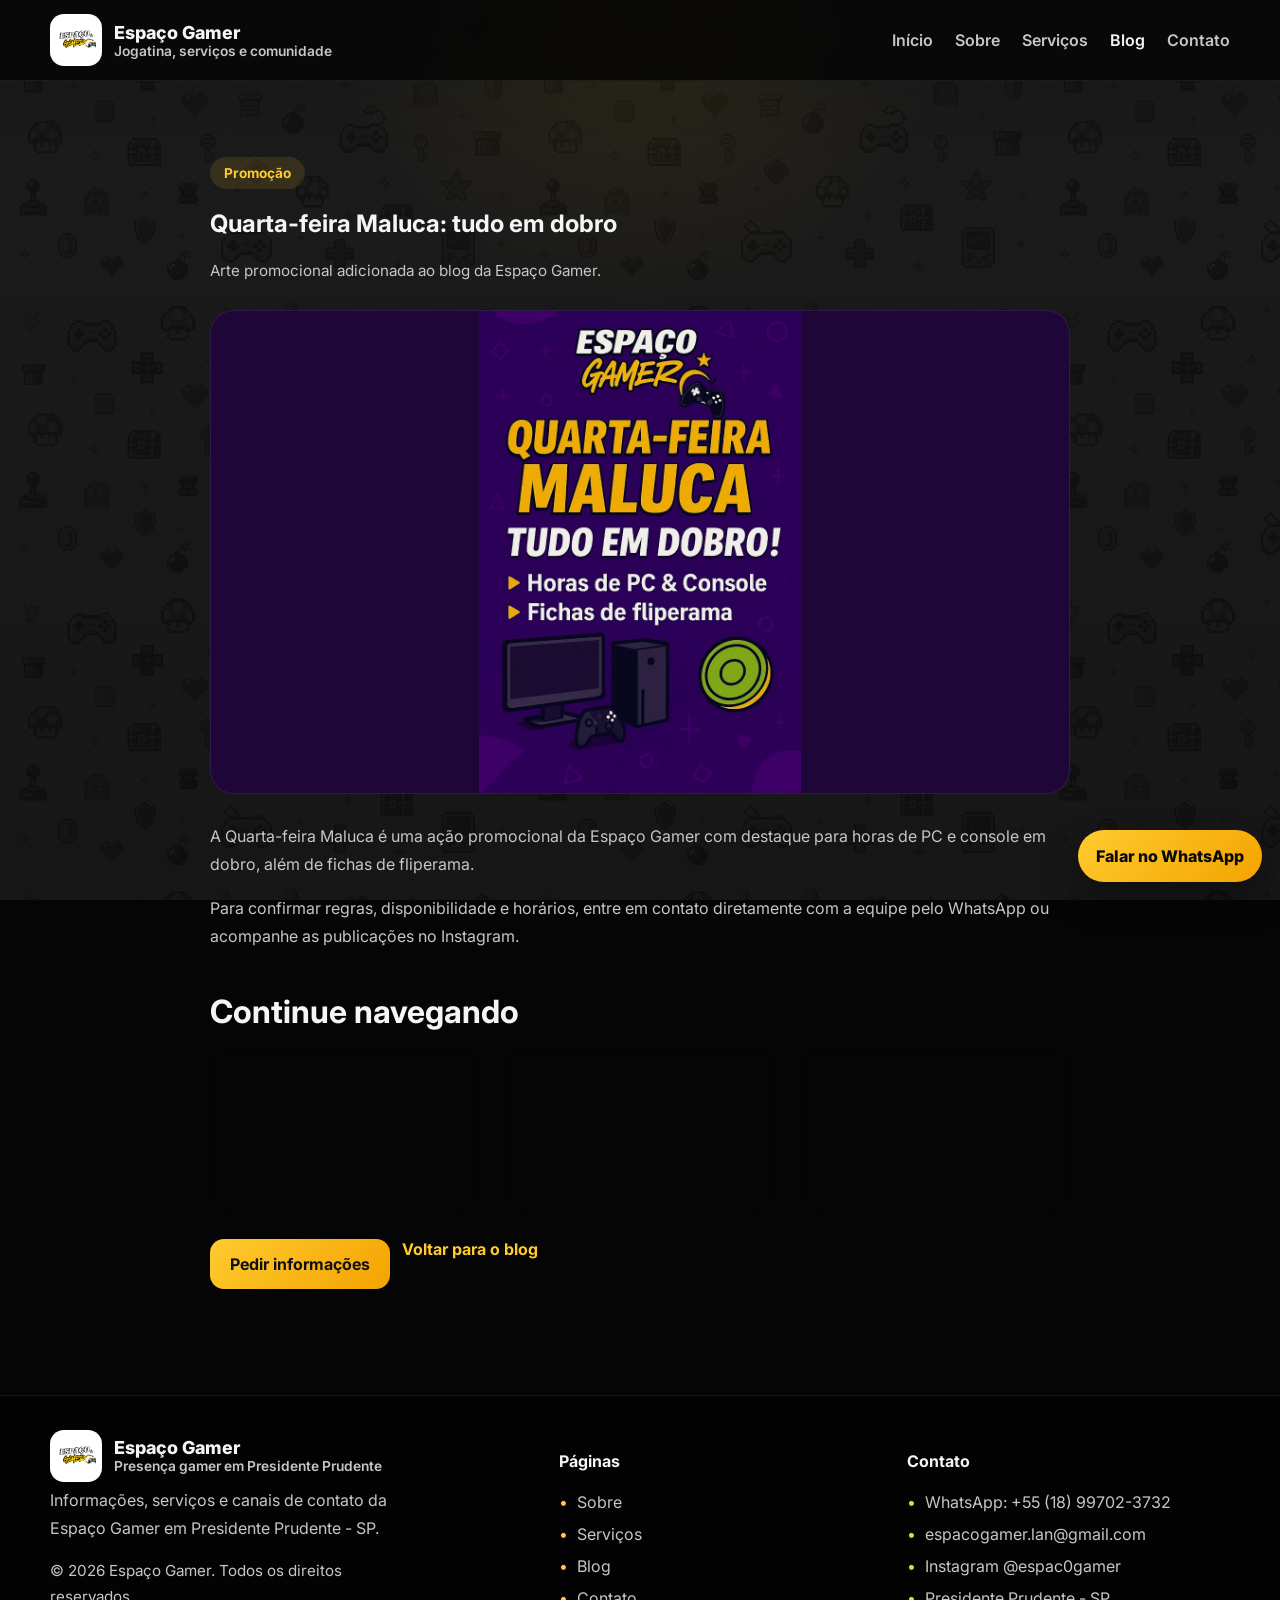
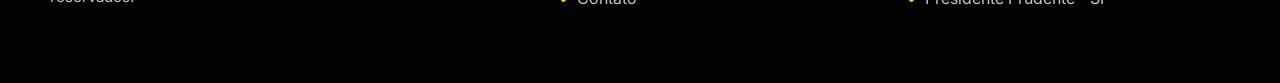
<file: blog/post-6.html>
<!DOCTYPE html>
<html lang="pt-BR">
<head>
  <meta charset="UTF-8" />
  <meta name="viewport" content="width=device-width, initial-scale=1.0" />
  <title>Quarta-feira Maluca | Promoção Espaço Gamer</title>
  <meta name="description" content="Conheça a promoção Quarta-feira Maluca da Espaço Gamer, com horas de PC e console em dobro e fichas de fliperama em dobro." />
  
  <link rel="canonical" href="https://espacogamerpp.com.br/blog/post-6.html" />
  <meta name="robots" content="index, follow" />
  <meta property="og:type" content="website" />
  <meta property="og:locale" content="pt_BR" />
  <meta property="og:site_name" content="Espaço Gamer" />
  <meta property="og:title" content="Quarta-feira Maluca | Promoção Espaço Gamer" />
  <meta property="og:description" content="Conheça a promoção Quarta-feira Maluca da Espaço Gamer, com horas de PC e console em dobro e fichas de fliperama em dobro." />
  <meta property="og:url" content="https://espacogamerpp.com.br/blog/post-6.html" />
  <meta property="og:image" content="https://espacogamerpp.com.br/assets/img/uploads/galeria/espaco-pcs-fliperama-01.png" />
  <meta name="twitter:card" content="summary_large_image" />
  <meta name="twitter:title" content="Quarta-feira Maluca | Promoção Espaço Gamer" />
  <meta name="twitter:description" content="Conheça a promoção Quarta-feira Maluca da Espaço Gamer, com horas de PC e console em dobro e fichas de fliperama em dobro." />
  <meta name="twitter:image" content="https://espacogamerpp.com.br/assets/img/uploads/galeria/espaco-pcs-fliperama-01.png" />
<link rel="preconnect" href="https://fonts.googleapis.com">
  <link rel="preconnect" href="https://fonts.gstatic.com" crossorigin>
  <link href="https://fonts.googleapis.com/css2?family=Inter:wght@400;500;600;700;800&display=swap" rel="stylesheet">
  <link rel="stylesheet" href="../assets/css/style.css" />
</head>
<body>

<header class="site-header">
  <div class="container nav-wrap">
    <a class="logo" href="../">
      <img src="../assets/img/branding/logo-espaco-gamer.png" alt="Logo Espaço Gamer" />
      <span class="logo-mark">Espaço Gamer<span>Jogatina, serviços e comunidade</span></span>
    </a>
    <button class="menu-toggle" aria-label="Abrir menu">☰</button>
    <nav class="site-nav">
      <a href="../">Início</a>
      <a href="../sobre.html">Sobre</a>
      <a href="../produtos.html">Serviços</a>
      <a href="../blog.html" class="active">Blog</a>
      <a href="../contato.html">Contato</a>
    </nav>
  </div>
</header>


  <main class="page-main">
    <article class="post-layout container narrow">
      <span class="post-tag">Promoção</span>
      <h1>Quarta-feira Maluca: tudo em dobro</h1>
      <p class="post-meta">Arte promocional adicionada ao blog da Espaço Gamer.</p>
      <div class="post-cover promo-cover">
        <img src="../assets/img/uploads/posts/quarta-feira-maluca.png" alt="Promoção Quarta-feira Maluca da Espaço Gamer" />
      </div>
      <p>A Quarta-feira Maluca é uma ação promocional da Espaço Gamer com destaque para horas de PC e console em dobro, além de fichas de fliperama.</p>
      <p>Para confirmar regras, disponibilidade e horários, entre em contato diretamente com a equipe pelo WhatsApp ou acompanhe as publicações no Instagram.</p>

      <section class="related-links" aria-label="Links relacionados">
        <h2>Continue navegando</h2>
        <div class="card-grid three">
          <a class="post-card" href="../produtos.html"><h3>Serviços e preços</h3><p>Veja o catálogo atualizado da Espaço Gamer.</p></a>
          <a class="post-card" href="../sobre.html"><h3>Sobre a Espaço Gamer</h3><p>Conheça a história e a proposta do espaço.</p></a>
          <a class="post-card" href="../contato.html"><h3>Contato e reservas</h3><p>Fale pelo WhatsApp, e-mail ou Instagram.</p></a>
        </div>
      </section>

      <div class="inline-actions">
        <a data-whatsapp-link data-whatsapp-text="Olá! Vi a Quarta-feira Maluca no site da Espaço Gamer e quero mais informações." class="btn btn-primary">Pedir informações</a>
        <a href="../blog.html" class="text-link">Voltar para o blog</a>
      </div>
    </article>
  </main>

<footer class="site-footer">
  <div class="container footer-grid">
    <div class="footer-brand">
      <a class="logo" href="../">
        <img src="../assets/img/branding/logo-espaco-gamer.png" alt="Logo Espaço Gamer" />
        <span class="logo-mark">Espaço Gamer<span>Presença gamer em Presidente Prudente</span></span>
      </a>
      <p>Informações, serviços e canais de contato da Espaço Gamer em Presidente Prudente - SP.</p>
      <p class="footer-note small-muted">© <span data-current-year></span> Espaço Gamer. Todos os direitos reservados.</p>
    </div>
    <div>
      <h4>Páginas</h4>
      <ul>
        <li><a href="../sobre.html">Sobre</a></li>
        <li><a href="../produtos.html">Serviços</a></li>
        <li><a href="../blog.html">Blog</a></li>
        <li><a href="../contato.html">Contato</a></li>
      </ul>
    </div>
    <div>
      <h4>Contato</h4>
      <ul>
        <li><a data-whatsapp-link data-whatsapp-text="Olá! Vim pelo site do Espaço Gamer e quero mais informações.">WhatsApp: <span data-whatsapp-number></span></a></li>
        <li><a data-email-link><span data-email-text></span></a></li>
        <li><a data-instagram-link>Instagram <span data-instagram-user></span></a></li>
        <li><span data-city></span></li>
      </ul>
    </div>
  </div>
</footer>


  <script src="../assets/js/site-config.js"></script>
  <script src="../assets/js/main.js"></script>
</body>
</html>
</file>
<file: assets/css/style.css>
:root {
  --bg: #050505;
  --bg-soft: #0f0f0f;
  --panel: rgba(14, 14, 14, 0.92);
  --panel-2: rgba(20, 20, 20, 0.92);
  --text: #f5f5f5;
  --muted: #c6c6c6;
  --accent: #ffcb2f;
  --accent-strong: #f3a300;
  --line: rgba(255,255,255,0.08);
  --shadow: 0 18px 48px rgba(0, 0, 0, 0.35);
  --radius: 24px;
}

* { box-sizing: border-box; }
html { scroll-behavior: smooth; }
body {
  margin: 0;
  font-family: 'Inter', Arial, sans-serif;
  color: var(--text);
  background-color: var(--bg);
  position: relative;
  overflow-x: hidden;
}
body::before {
  content: "";
  position: fixed;
  inset: 0;
  z-index: 0;
  background-image: url('../img/background/games-pattern.png');
  background-repeat: repeat;
  background-size: 520px auto;
  opacity: 0.10;
  pointer-events: none;
}
body::after {
  content: "";
  position: fixed;
  inset: 0;
  z-index: 0;
  pointer-events: none;
  background:
    radial-gradient(circle at top center, rgba(255, 191, 0, 0.08), transparent 28%),
    linear-gradient(180deg, rgba(0,0,0,0.22) 0%, rgba(0,0,0,0.08) 18%, rgba(0,0,0,0.22) 100%);
}
.site-header,
main,
.site-footer {
  position: relative;
  z-index: 1;
}
img { display: block; max-width: 100%; }
a { color: inherit; text-decoration: none; }
p { color: var(--muted); line-height: 1.75; margin: 0 0 16px; }
ul { margin: 0; padding: 0; }
.container { width: min(1180px, calc(100% - 32px)); margin: 0 auto; }
.narrow { width: min(860px, calc(100% - 32px)); }
.section { padding: 76px 0; }
.alt-bg { background: rgba(255,255,255,0.02); }
.page-main { min-height: 70vh; }
.eyebrow {
  color: var(--accent);
  font-weight: 800;
  letter-spacing: 0.12em;
  font-size: 0.8rem;
  text-transform: uppercase;
  margin-bottom: 10px;
}

.site-header {
  position: sticky;
  top: 0;
  z-index: 30;
  border-bottom: 1px solid var(--line);
  background: rgba(6, 6, 6, 0.86);
  backdrop-filter: blur(14px);
}
.nav-wrap {
  min-height: 80px;
  display: flex;
  align-items: center;
  justify-content: space-between;
  gap: 20px;
}
.logo {
  display: inline-flex;
  align-items: center;
  gap: 12px;
  font-size: 1.12rem;
  font-weight: 800;
  min-width: 0;
}
.logo img {
  width: 52px;
  height: 52px;
  flex: 0 0 auto;
  object-fit: contain;
  background: #fff;
  border-radius: 14px;
  padding: 6px;
}
.logo-mark {
  min-width: 0;
}
.logo-mark span {
  display: block;
  font-size: 0.86rem;
  font-weight: 600;
  color: var(--muted);
}
.site-nav {
  display: flex;
  gap: 22px;
  align-items: center;
}
.site-nav a {
  color: var(--muted);
  font-weight: 600;
}
.site-nav a.active,
.site-nav a:hover { color: var(--text); }
.menu-toggle {
  display: none;
  padding: 10px 12px;
  border-radius: 12px;
  border: 1px solid var(--line);
  background: transparent;
  color: var(--text);
}

.hero,
.hero-showcase {
  position: relative;
  overflow: hidden;
}
.hero-showcase {
  background: rgba(5, 5, 5, 0.88);
  border-bottom: 1px solid var(--line);
}
.hero-showcase img {
  width: 100%;
  max-height: 760px;
  aspect-ratio: 16 / 7.5;
  object-fit: cover;
  object-position: center;
}
.hero {
  min-height: 86vh;
  display: flex;
  align-items: center;
}
.hero::before {
  content: "";
  position: absolute;
  inset: 0;
  background:
    linear-gradient(90deg, rgba(0,0,0,0.78) 0%, rgba(0,0,0,0.56) 40%, rgba(0,0,0,0.18) 100%),
    linear-gradient(180deg, rgba(0,0,0,0.18), rgba(0,0,0,0.46));
}
.hero-bg {
  position: absolute;
  inset: 0;
  width: 100%;
  height: 100%;
  object-fit: cover;
}
.hero-inner {
  position: relative;
  z-index: 1;
  width: min(700px, 100%);
  padding: 96px 0;
}
.hero h1,
.page-hero h1,
.intro-section h1 {
  font-size: clamp(2.25rem, 5.5vw, 4.25rem);
  line-height: 1.04;
  letter-spacing: -0.05em;
  margin: 0 0 18px;
}
.hero p { font-size: 1.03rem; }
.hero-actions,
.inline-actions {
  display: flex;
  flex-wrap: wrap;
  gap: 12px;
  margin-top: 28px;
}
.stat-row,
.card-grid,
.footer-grid,
.two-col,
.gallery-grid,
.service-grid,
.mini-grid {
  display: grid;
  gap: 24px;
}
.stat-row { grid-template-columns: repeat(4, 1fr); margin-top: 40px; }
.stat-card,
.info-box,
.post-card,
.service-card,
.gallery-card,
.feature-card,
.contact-card,
.highlight-card {
  background: linear-gradient(180deg, rgba(18,18,18,0.88), rgba(12,12,12,0.88));
  border: 1px solid var(--line);
  border-radius: var(--radius);
  box-shadow: var(--shadow);
  backdrop-filter: blur(3px);
}
.stat-card,
.info-box,
.post-card,
.service-card,
.feature-card,
.contact-card,
.highlight-card { padding: 26px; }
.gallery-card { overflow: hidden; }
.card-grid.three,
.service-grid { grid-template-columns: repeat(3, 1fr); }
.card-grid.two,
.gallery-grid,
.two-col,
.footer-grid { grid-template-columns: repeat(2, minmax(0, 1fr)); }
.card-grid.four { grid-template-columns: repeat(4, minmax(0, 1fr)); }
.footer-grid { grid-template-columns: 1.2fr 0.8fr 0.8fr; }
.section-head {
  display: flex;
  justify-content: space-between;
  align-items: end;
  gap: 20px;
  margin-bottom: 28px;
}
.section-head h2,
.section h2,
.info-box h3,
.post-card h3,
.service-card h3,
.contact-card h3,
.highlight-card h3,
.feature-card h3 {
  margin: 0 0 14px;
  line-height: 1.15;
}
.section h2 { font-size: clamp(1.75rem, 4vw, 3rem); }
.badge,
.post-tag,
.chip {
  display: inline-flex;
  align-items: center;
  gap: 8px;
  padding: 8px 14px;
  border-radius: 999px;
  background: rgba(255, 203, 47, 0.12);
  color: var(--accent);
  font-weight: 700;
  font-size: 0.85rem;
}
.btn {
  min-height: 50px;
  display: inline-flex;
  align-items: center;
  justify-content: center;
  gap: 8px;
  border-radius: 14px;
  padding: 0 20px;
  font-weight: 700;
  transition: transform .2s ease, background .2s ease, border .2s ease;
  text-align: center;
}
.btn:hover { transform: translateY(-1px); }
.btn-primary {
  background: linear-gradient(135deg, var(--accent) 0%, var(--accent-strong) 100%);
  color: #101010;
}
.btn-primary:hover { filter: brightness(1.03); }
.btn-secondary {
  border: 1px solid var(--line);
  background: rgba(255,255,255,0.025);
  color: var(--text);
}
.btn-full { width: 100%; }
.text-link {
  color: var(--accent);
  font-weight: 700;
}
.feature-list,
.check-list,
.contact-list,
.footer-grid ul,
.post-list {
  list-style: none;
}
.feature-list li,
.check-list li,
.contact-list li,
.footer-grid li,
.post-list li {
  color: var(--muted);
  margin-bottom: 12px;
  position: relative;
  padding-left: 18px;
}
.feature-list li::before,
.check-list li::before,
.contact-list li::before,
.footer-grid li::before,
.post-list li::before {
  content: "•";
  color: var(--accent);
  position: absolute;
  left: 0;
}
.highlight-card p:last-child,
.service-card p:last-child,
.contact-card p:last-child,
.info-box p:last-child,
.feature-card p:last-child { margin-bottom: 0; }

.page-hero {
  padding: 92px 0 58px;
  position: relative;
  overflow: hidden;
}
.page-hero::before {
  content: "";
  position: absolute;
  inset: 0;
  background: radial-gradient(circle at top right, rgba(255,203,47,.14), transparent 34%);
  pointer-events: none;
}
.page-hero.with-image { padding: 0; }
.page-hero-image {
  position: relative;
  min-height: 420px;
  display: flex;
  align-items: end;
}
.page-hero-image img {
  position: absolute;
  inset: 0;
  width: 100%;
  height: 100%;
  object-fit: cover;
}
.page-hero-image::after {
  content: "";
  position: absolute;
  inset: 0;
  background: linear-gradient(180deg, rgba(0,0,0,0.24), rgba(0,0,0,0.75));
}
.page-hero-content {
  position: relative;
  z-index: 1;
  padding: 72px 0 48px;
}
.image-frame {
  border-radius: 28px;
  overflow: hidden;
  border: 1px solid var(--line);
  box-shadow: var(--shadow);
  background: rgba(10,10,10,0.88);
}
.image-frame img,
.gallery-card img,
.post-cover img { width: 100%; height: 100%; object-fit: cover; }
.gallery-card img {
  aspect-ratio: 16 / 10;
}
.post-cover img {
  aspect-ratio: 16 / 9;
  border-radius: 24px;
  border: 1px solid var(--line);
  margin-bottom: 28px;
}
.filter-bar { margin-bottom: 28px; }
.filter-bar input {
  width: 100%;
  min-height: 56px;
  border-radius: 16px;
  border: 1px solid var(--line);
  background: rgba(255,255,255,0.03);
  color: var(--text);
  padding: 0 16px;
  font-size: 1rem;
}
.filter-note {
  margin-top: 10px;
  font-size: 0.95rem;
}
.service-list { margin-top: 18px; }
.service-list li {
  list-style: none;
  display: flex;
  align-items: flex-start;
  justify-content: space-between;
  gap: 18px;
  padding: 14px 0;
  border-bottom: 1px solid rgba(255,255,255,0.06);
  color: var(--muted);
}
.service-list li:last-child { border-bottom: none; padding-bottom: 0; }
.service-list li span { max-width: 78%; }
.service-list strong {
  color: var(--accent);
  white-space: nowrap;
}
.service-card .mini-note {
  margin-top: 16px;
  padding: 14px;
  border-radius: 16px;
  background: rgba(255,255,255,0.025);
  border: 1px solid rgba(255,255,255,0.06);
}
.post-layout { padding: 76px 0; }
.post-meta {
  color: var(--muted);
  font-size: 0.95rem;
  margin-bottom: 26px;
}
.pull-quote {
  margin: 28px 0;
  padding: 24px;
  border-left: 4px solid var(--accent);
  border-radius: 18px;
  background: rgba(255,255,255,0.025);
  color: var(--text);
  font-size: 1.05rem;
}
.notice-box {
  padding: 18px 20px;
  border-radius: 18px;
  border: 1px solid rgba(255,255,255,0.08);
  background: rgba(255,255,255,0.025);
}
.footer-brand p { max-width: 360px; }
.site-footer {
  margin-top: 30px;
  padding: 34px 0 56px;
  border-top: 1px solid var(--line);
  background: rgba(0,0,0,0.22);
}
.footer-note {
  margin-top: 10px;
  font-size: 0.92rem;
}
.small-muted { color: var(--muted); font-size: 0.95rem; }
.center-text { text-align: center; }

/* Ajustes da home */
.intro-section { padding-top: 58px; }
.intro-grid { align-items: center; }
.intro-contact h2 { font-size: clamp(1.5rem, 3vw, 2.2rem); }
.compact-section { padding-top: 64px; }

/* Responsividade */
@media (max-width: 1200px) {
  .card-grid.four { grid-template-columns: repeat(2, minmax(0, 1fr)); }
}

@media (max-width: 1024px) {
  .container,
  .narrow {
    width: min(100% - 28px, 1180px);
  }
  .card-grid.three,
  .service-grid {
    grid-template-columns: repeat(2, minmax(0, 1fr));
  }
  .footer-grid {
    grid-template-columns: 1fr 1fr;
  }
  .footer-brand {
    grid-column: 1 / -1;
  }
  .page-hero { padding: 78px 0 52px; }
}

@media (max-width: 920px) {
  body::before {
    background-size: 380px auto;
    opacity: 0.08;
  }
  .site-nav {
    display: none;
    position: absolute;
    top: 78px;
    left: 16px;
    right: 16px;
    background: rgba(10, 10, 10, 0.98);
    border: 1px solid var(--line);
    border-radius: 18px;
    padding: 18px;
    flex-direction: column;
    align-items: flex-start;
  }
  .site-nav.open { display: flex; }
  .menu-toggle { display: inline-flex; }
  .card-grid.two,
  .card-grid.three,
  .gallery-grid,
  .two-col,
  .service-grid,
  .footer-grid,
  .card-grid.four,
  .stat-row {
    grid-template-columns: 1fr;
  }
  .section-head {
    flex-direction: column;
    align-items: flex-start;
  }
  .hero-showcase img {
    max-height: none;
    min-height: 280px;
    aspect-ratio: 16 / 8.5;
  }
  .page-hero-image {
    min-height: 320px;
  }
  .page-hero-content {
    padding: 54px 0 40px;
  }
}

@media (max-width: 768px) {
  .section { padding: 60px 0; }
  .nav-wrap {
    min-height: 72px;
  }
  .logo {
    font-size: 1rem;
    gap: 10px;
  }
  .logo-mark span {
    font-size: 0.78rem;
  }
  .hero-actions,
  .inline-actions {
    gap: 10px;
  }
  .btn {
    width: 100%;
  }
  .intro-section h1,
  .hero h1,
  .page-hero h1 {
    font-size: clamp(2rem, 8vw, 3rem);
  }
  .service-list li {
    flex-direction: column;
    gap: 6px;
  }
  .service-list li span {
    max-width: 100%;
  }
}

@media (max-width: 640px) {
  .container,
  .narrow {
    width: min(100% - 24px, 1180px);
  }
  body::before {
    background-size: 300px auto;
    opacity: 0.07;
  }
  .logo img {
    width: 44px;
    height: 44px;
  }
  .logo-mark span {
    display: none;
  }
  .hero-showcase img {
    min-height: 230px;
    aspect-ratio: 16 / 9;
  }
  .page-hero {
    padding: 66px 0 42px;
  }
  .page-hero-image {
    min-height: 280px;
  }
  .post-layout {
    padding: 58px 0;
  }
  .stat-card,
  .info-box,
  .post-card,
  .service-card,
  .feature-card,
  .contact-card,
  .highlight-card {
    padding: 22px;
  }
}

@media (max-width: 480px) {
  .section {
    padding: 52px 0;
  }
  .nav-wrap {
    gap: 12px;
  }
  .logo {
    font-size: 0.92rem;
  }
  .eyebrow {
    font-size: 0.74rem;
    letter-spacing: 0.1em;
  }
  .btn {
    min-height: 48px;
    padding: 0 16px;
    font-size: 0.95rem;
  }
  .section h2 {
    font-size: clamp(1.55rem, 9vw, 2.1rem);
  }
  p,
  .feature-list li,
  .check-list li,
  .contact-list li,
  .footer-grid li,
  .post-list li {
    font-size: 0.98rem;
  }
}

/* Fotos reais, blog e seção dos proprietários */
.real-gallery-grid {
  display: grid;
  grid-template-columns: repeat(3, minmax(0, 1fr));
  gap: 24px;
}
.real-gallery-grid .gallery-card img {
  aspect-ratio: 4 / 3;
  object-fit: cover;
}
.owner-profile {
  align-items: start;
}
.owner-photo img {
  aspect-ratio: 4 / 3;
  object-fit: cover;
}
.post-card-with-cover {
  padding: 0;
  overflow: hidden;
}
.post-card-with-cover .post-tag,
.post-card-with-cover h3,
.post-card-with-cover p,
.post-card-with-cover .text-link {
  margin-left: 24px;
  margin-right: 24px;
}
.post-card-with-cover .post-tag {
  margin-top: 22px;
}
.post-card-with-cover .text-link {
  display: inline-block;
  margin-bottom: 24px;
}
.post-card-cover {
  display: block;
  overflow: hidden;
  border-bottom: 1px solid var(--line);
}
.post-card-cover img {
  width: 100%;
  aspect-ratio: 16 / 10;
  object-fit: cover;
  transition: transform .25s ease;
}
.post-card-cover:hover img {
  transform: scale(1.03);
}
.blog-photo-grid {
  display: grid;
  grid-template-columns: repeat(2, minmax(0, 1fr));
  gap: 22px;
  margin: 30px 0;
}
.blog-photo-grid figure {
  margin: 0;
  background: linear-gradient(180deg, rgba(18,18,18,0.88), rgba(12,12,12,0.88));
  border: 1px solid var(--line);
  border-radius: 20px;
  overflow: hidden;
  box-shadow: var(--shadow);
}
.blog-photo-grid img {
  width: 100%;
  aspect-ratio: 4 / 3;
  object-fit: cover;
}
.blog-photo-grid figcaption {
  color: var(--muted);
  padding: 14px 16px 16px;
  line-height: 1.55;
}
.promo-cover img {
  max-height: 720px;
  object-fit: contain;
  background: #1e0738;
}

@media (max-width: 920px) {
  .real-gallery-grid,
  .blog-photo-grid {
    grid-template-columns: 1fr;
  }
}

@media (max-width: 640px) {
  .post-card-with-cover .post-tag,
  .post-card-with-cover h3,
  .post-card-with-cover p,
  .post-card-with-cover .text-link {
    margin-left: 20px;
    margin-right: 20px;
  }
  .post-card-with-cover .text-link {
    margin-bottom: 22px;
  }
}


/* SEO e navegação interna */
.related-links {
  margin: 42px 0 28px;
}
.related-links h2 {
  font-size: clamp(1.45rem, 3vw, 2rem);
  margin-bottom: 18px;
}
.related-links .post-card {
  display: block;
  color: inherit;
}
</file>
